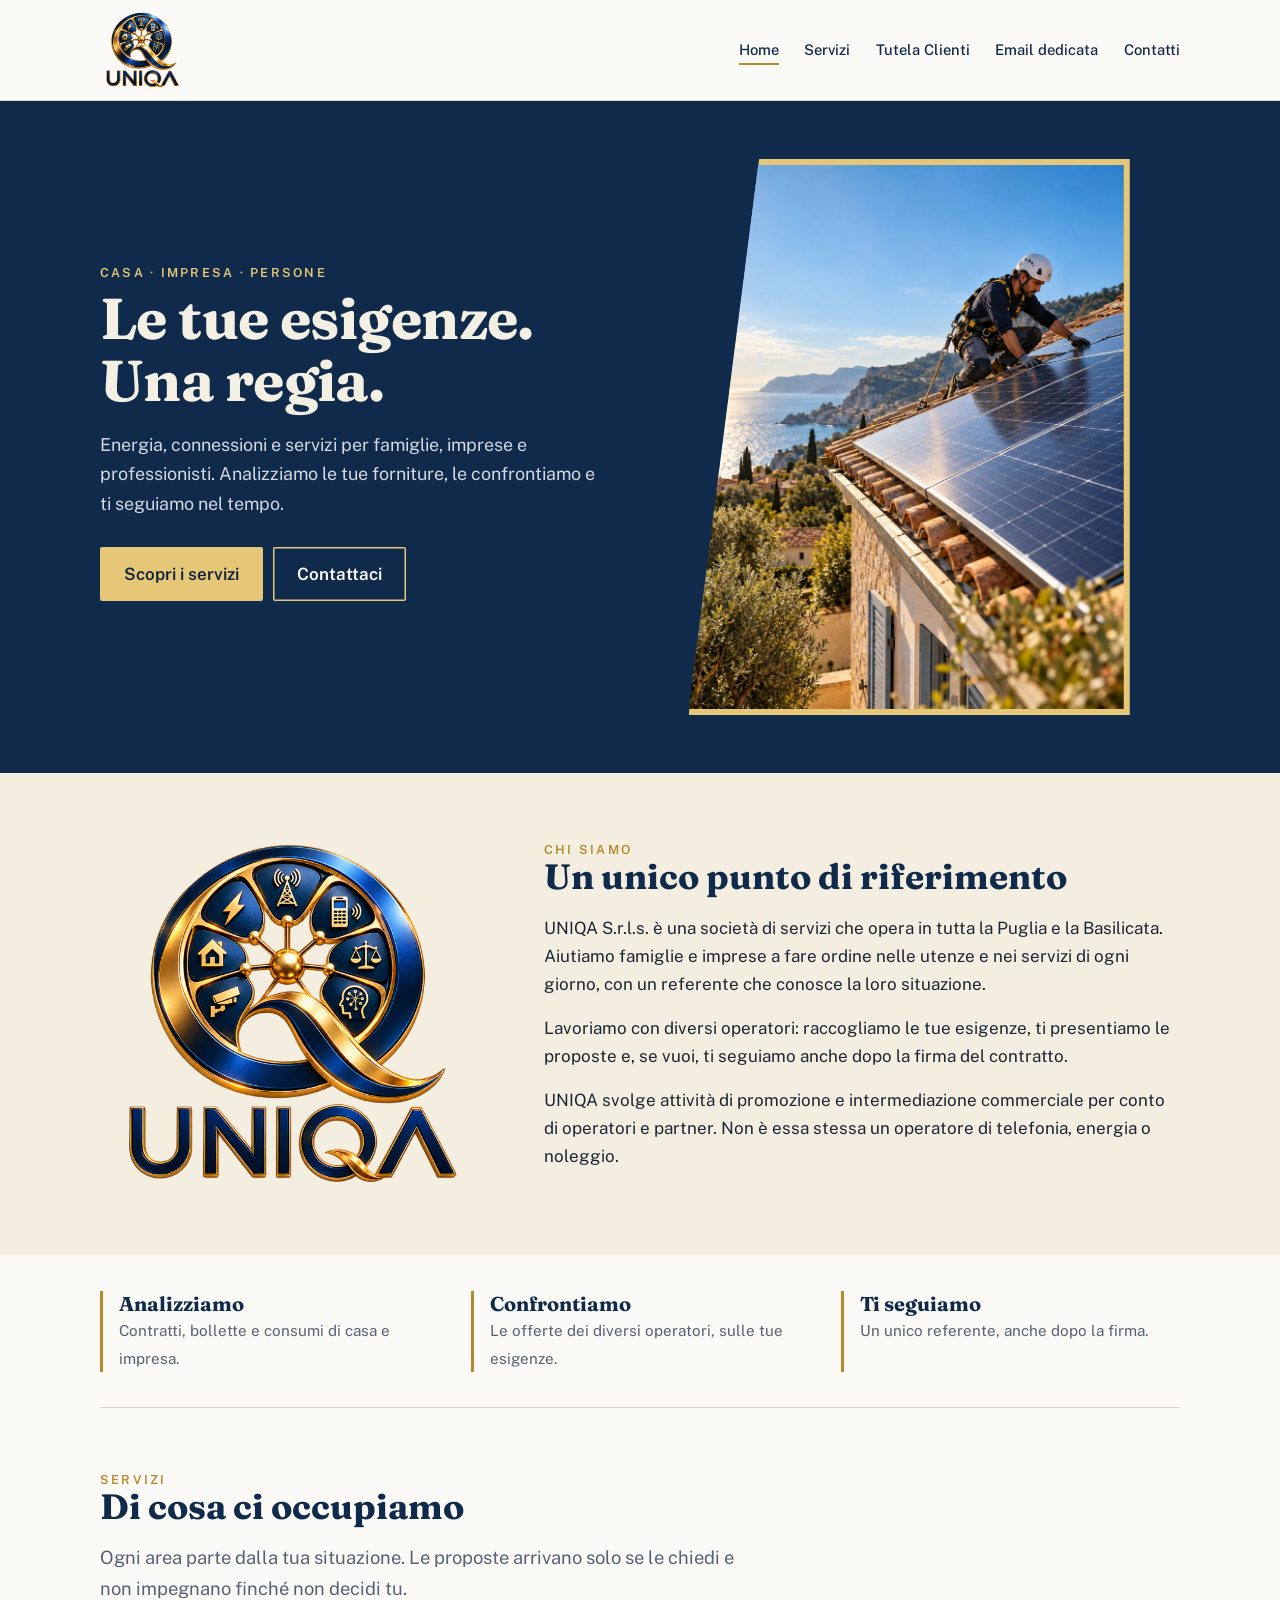
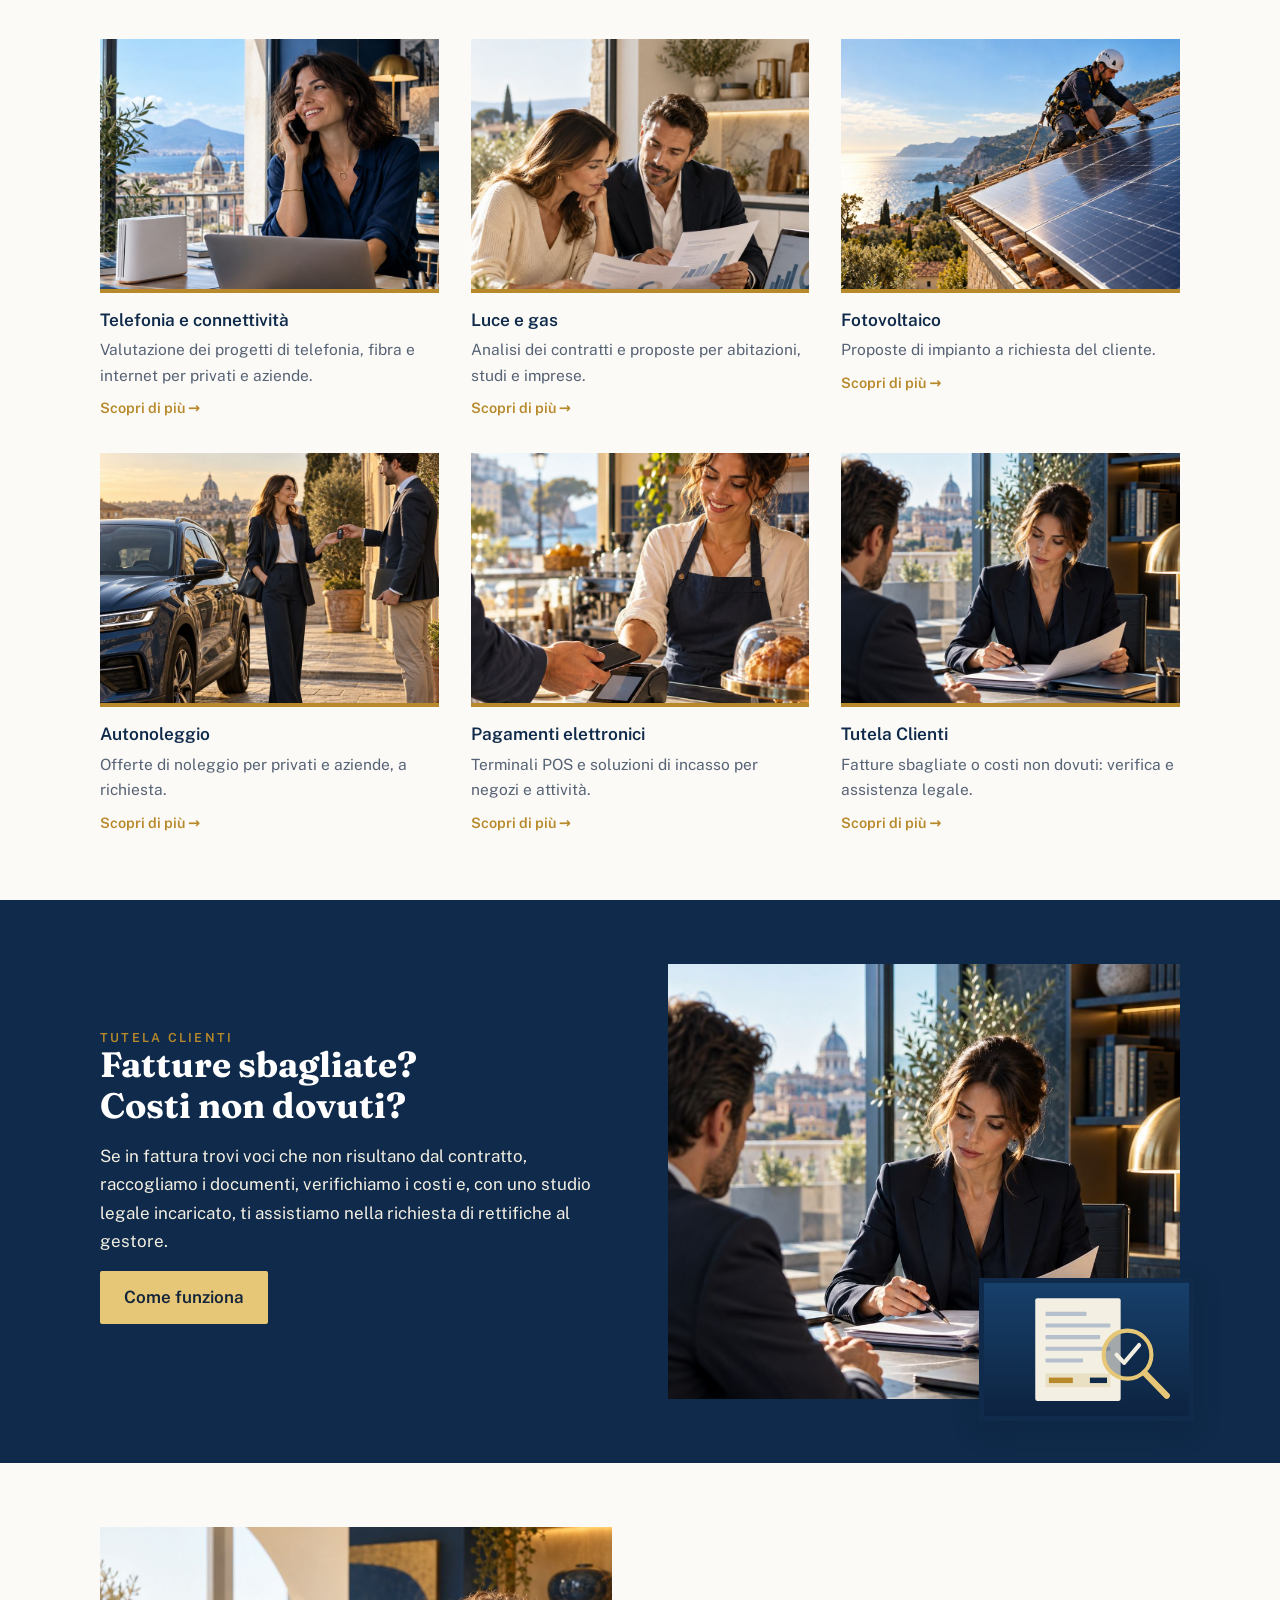
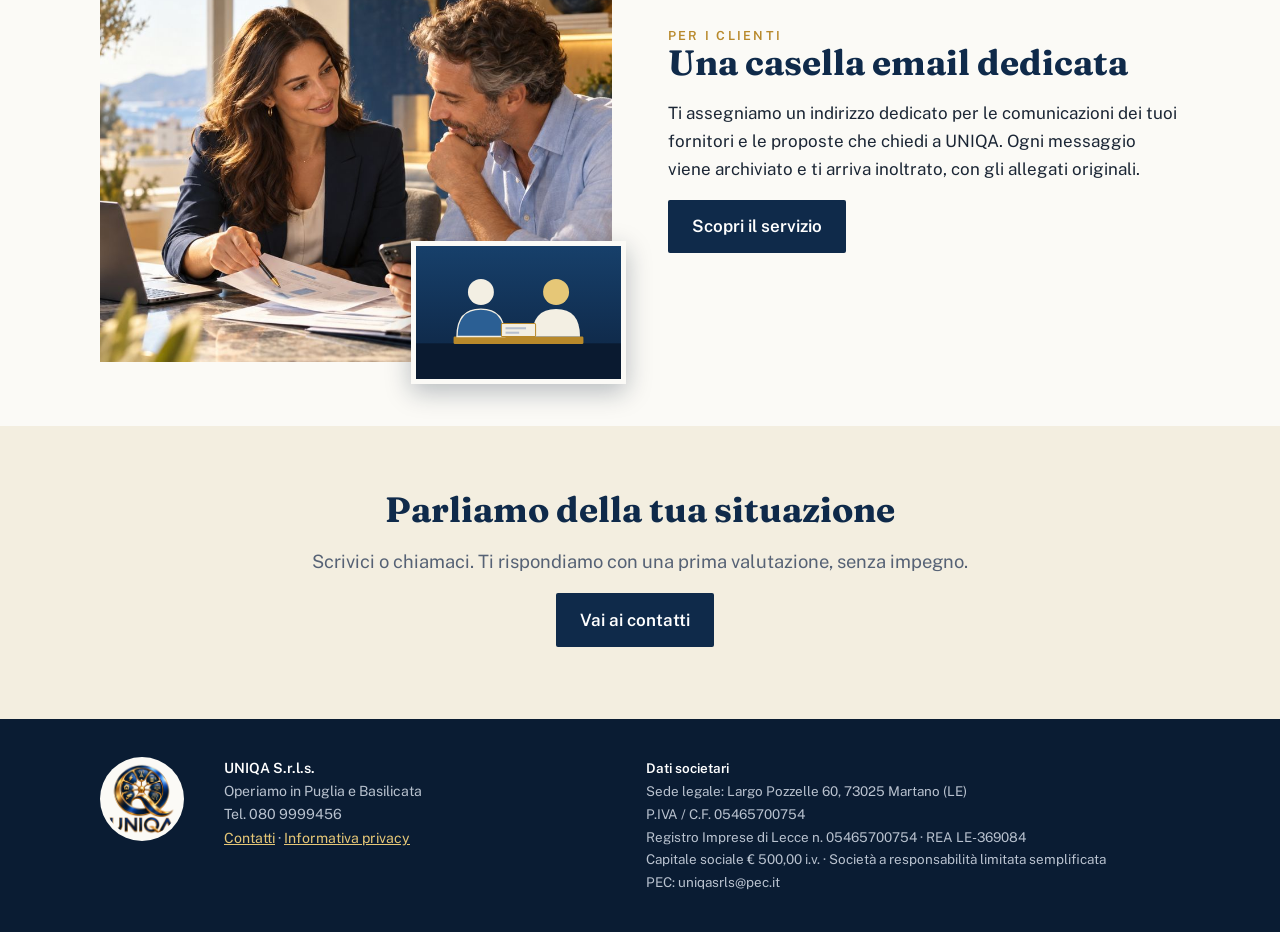
<file: index.html>
<!doctype html><html lang="it"><head><meta charset="utf-8"><meta name="viewport" content="width=device-width,initial-scale=1"><title>UNIQA Servizi</title><link rel="stylesheet" href="style.css"></head><body style="margin:0"><nav class="bar"><div class="wrap"><a class="brand" href="index.html"><img src="img/logo.png" alt="UNIQA"></a><ul><li><a href="index.html" aria-current="page">Home</a></li><li><a href="servizi.html">Servizi</a></li><li><a href="tutela-clienti.html">Tutela Clienti</a></li><li><a href="email-dedicata.html">Email dedicata</a></li><li><a href="contatti.html">Contatti</a></li></ul></div></nav>
<header class="hero"><div class="wrap"><div><div class="eyebrow">Casa · Impresa · Persone</div><h1>Le tue esigenze.<br>Una regia.</h1><p>Energia, connessioni e servizi per famiglie, imprese e professionisti. Analizziamo le tue forniture, le confrontiamo e ti seguiamo nel tempo.</p><a class="btn" href="servizi.html">Scopri i servizi</a><a class="btn ghost" href="contatti.html">Contattaci</a></div><div class="hero-media"><img src="img/solare.jpg" alt="Tecnico al lavoro su un impianto fotovoltaico, con il mare sullo sfondo"></div></div></header>
<main>
<section class="alt bigbrand"><div class="wrap"><div class="brandband"><img src="img/logo.png" alt="Marchio UNIQA"><div><div class="eyebrow">Chi siamo</div><h2>Un unico punto di riferimento</h2><p>UNIQA S.r.l.s. è una società di servizi che opera in tutta la Puglia e la Basilicata. Aiutiamo famiglie e imprese a fare ordine nelle utenze e nei servizi di ogni giorno, con un referente che conosce la loro situazione.</p><p>Lavoriamo con diversi operatori: raccogliamo le tue esigenze, ti presentiamo le proposte e, se vuoi, ti seguiamo anche dopo la firma del contratto.</p><p class="muted">UNIQA svolge attività di promozione e intermediazione commerciale per conto di operatori e partner. Non è essa stessa un operatore di telefonia, energia o noleggio.</p></div></div></div></section>
<div class="wrap"><div class="pillars"><div><b>Analizziamo</b><span>Contratti, bollette e consumi di casa e impresa.</span></div><div><b>Confrontiamo</b><span>Le offerte dei diversi operatori, sulle tue esigenze.</span></div><div><b>Ti seguiamo</b><span>Un unico referente, anche dopo la firma.</span></div></div></div>
<section><div class="wrap"><div class="head"><div class="eyebrow">Servizi</div><h2>Di cosa ci occupiamo</h2><p class="lead">Ogni area parte dalla tua situazione. Le proposte arrivano solo se le chiedi e non impegnano finché non decidi tu.</p></div><div class="cards">
<a class="card" href="servizi.html#telefonia"><div class="pic"><img src="img/telefonia.jpg" alt="Professionista al telefono con portatile e router" style="object-position:50% 30%"></div><h3>Telefonia e connettività</h3><p>Valutazione dei progetti di telefonia, fibra e internet per privati e aziende.</p><span class="go">Scopri di più →</span></a>
<a class="card" href="servizi.html#luce-gas"><div class="pic"><img src="img/energia.jpg" alt="Coppia esamina insieme bollette e grafici" style="object-position:50% 30%"></div><h3>Luce e gas</h3><p>Analisi dei contratti e proposte per abitazioni, studi e imprese.</p><span class="go">Scopri di più →</span></a>
<a class="card" href="servizi.html#fotovoltaico"><div class="pic"><img src="img/solare.jpg" alt="Installazione di pannelli fotovoltaici su un tetto" style="object-position:65% 35%"></div><h3>Fotovoltaico</h3><p>Proposte di impianto a richiesta del cliente.</p><span class="go">Scopri di più →</span></a>
<a class="card" href="servizi.html#autonoleggio"><div class="pic"><img src="img/auto.jpg" alt="Consegna delle chiavi di un’auto a noleggio" style="object-position:50% 55%"></div><h3>Autonoleggio</h3><p>Offerte di noleggio per privati e aziende, a richiesta.</p><span class="go">Scopri di più →</span></a>
<a class="card" href="servizi.html#pos"><div class="pic"><img src="img/pos.jpg" alt="Pagamento contactless con terminale POS in un bar" style="object-position:55% 45%"></div><h3>Pagamenti elettronici</h3><p>Terminali POS e soluzioni di incasso per negozi e attività.</p><span class="go">Scopri di più →</span></a>
<a class="card" href="tutela-clienti.html"><div class="pic"><img src="img/contratto.jpg" alt="Professionista legale esamina un contratto" style="object-position:55% 35%"></div><h3>Tutela Clienti</h3><p>Fatture sbagliate o costi non dovuti: verifica e assistenza legale.</p><span class="go">Scopri di più →</span></a>
</div></div></section>

<section class="navy"><div class="wrap"><div class="split"><div><div class="eyebrow">Tutela Clienti</div><h2>Fatture sbagliate? Costi non dovuti?</h2><p>Se in fattura trovi voci che non risultano dal contratto, raccogliamo i documenti, verifichiamo i costi e, con uno studio legale incaricato, ti assistiamo nella richiesta di rettifiche al gestore.</p><a class="btn" href="tutela-clienti.html">Come funziona</a></div><div class="frame"><img class="main" src="img/contratto.jpg" alt="Professionista legale esamina un contratto" style="object-position:50% 30%"><img class="inset" src="img/tutela.svg" alt="" style="border-color:var(--navy)"></div></div></div></section>
<section><div class="wrap"><div class="split rev"><div><div class="eyebrow">Per i clienti</div><h2>Una casella email dedicata</h2><p>Ti assegniamo un indirizzo dedicato per le comunicazioni dei tuoi fornitori e le proposte che chiedi a UNIQA. Ogni messaggio viene archiviato e ti arriva inoltrato, con gli allegati originali.</p><a class="btn dark" href="email-dedicata.html">Scopri il servizio</a></div><div class="frame"><img class="main" src="img/chiarezza.jpg" alt="Consulente e cliente esaminano un documento insieme" style="object-position:50% 35%"><img class="inset" src="img/consulenza.svg" alt=""></div></div></div></section>
<section class="alt cta"><div class="wrap"><div class="read"><h2>Parliamo della tua situazione</h2><p class="lead">Scrivici o chiamaci. Ti rispondiamo con una prima valutazione, senza impegno.</p><a class="btn dark" href="contatti.html">Vai ai contatti</a></div></div></section>
</main><footer><div class="wrap"><img src="img/logo.png" alt="UNIQA"><div><b>UNIQA S.r.l.s.</b><br>Operiamo in Puglia e Basilicata<br>Tel. 080 9999456<br><a href="contatti.html">Contatti</a> · <a href="privacy.html">Informativa privacy</a></div><div class="legal"><b>Dati societari</b><br>Sede legale: Largo Pozzelle 60, 73025 Martano (LE)<br>P.IVA / C.F. 05465700754<br>Registro Imprese di Lecce n. 05465700754 · REA LE-369084<br>Capitale sociale € 500,00 i.v. · Società a responsabilità limitata semplificata<br>PEC: uniqasrls@pec.it</div></div></footer></body></html>
</file>
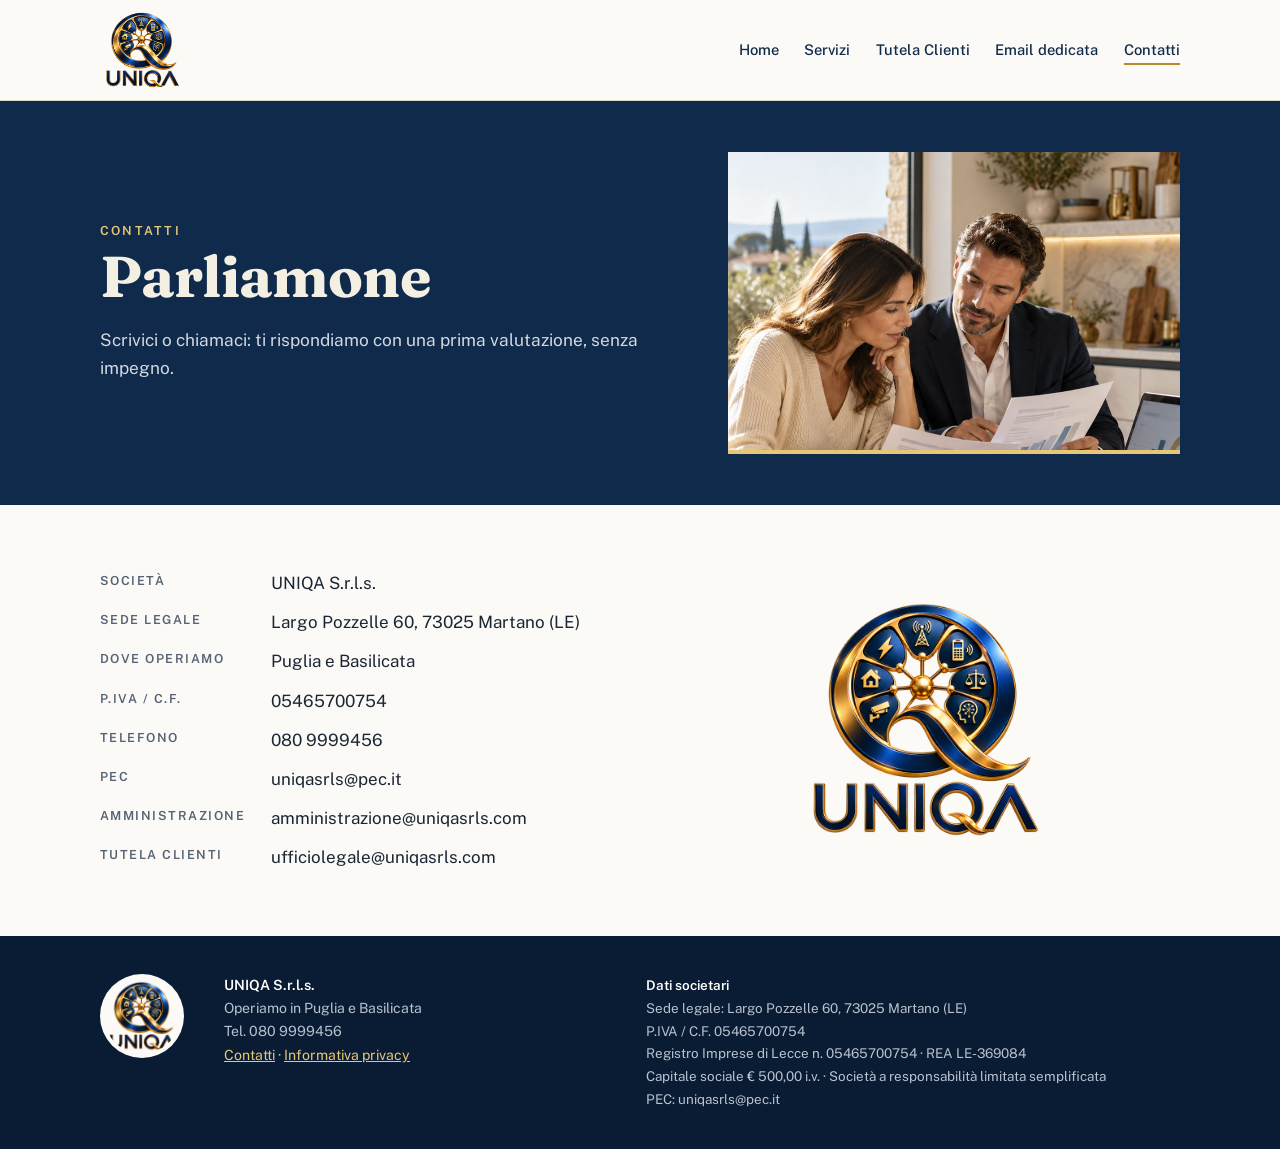
<file: contatti.html>
<!doctype html><html lang="it"><head><meta charset="utf-8"><meta name="viewport" content="width=device-width,initial-scale=1"><title>Contatti UNIQA</title><link rel="stylesheet" href="style.css"></head><body style="margin:0"><nav class="bar"><div class="wrap"><a class="brand" href="index.html"><img src="img/logo.png" alt="UNIQA"></a><ul><li><a href="index.html">Home</a></li><li><a href="servizi.html">Servizi</a></li><li><a href="tutela-clienti.html">Tutela Clienti</a></li><li><a href="email-dedicata.html">Email dedicata</a></li><li><a href="contatti.html" aria-current="page">Contatti</a></li></ul></div></nav>
<header class="ph"><div class="wrap"><div><div class="eyebrow">Contatti</div><h1>Parliamone</h1><p>Scrivici o chiamaci: ti rispondiamo con una prima valutazione, senza impegno.</p></div><img src="img/energia.jpg" alt="Coppia esamina insieme documenti e grafici" style="object-position:50% 30%"></div></header>
<main><section><div class="wrap"><div class="split"><dl><dt>Società</dt><dd>UNIQA S.r.l.s.</dd><dt>Sede legale</dt><dd>Largo Pozzelle 60, 73025 Martano (LE)</dd><dt>Dove operiamo</dt><dd>Puglia e Basilicata</dd><dt>P.IVA / C.F.</dt><dd>05465700754</dd><dt>Telefono</dt><dd>080 9999456</dd><dt>PEC</dt><dd>uniqasrls@pec.it</dd><dt>Amministrazione</dt><dd>amministrazione@uniqasrls.com</dd><dt>Tutela Clienti</dt><dd>ufficiolegale@uniqasrls.com</dd></dl><div class="brandband" style="grid-template-columns:1fr;justify-items:center"><img src="img/logo.png" alt="Marchio UNIQA"></div></div></div></section></main><footer><div class="wrap"><img src="img/logo.png" alt="UNIQA"><div><b>UNIQA S.r.l.s.</b><br>Operiamo in Puglia e Basilicata<br>Tel. 080 9999456<br><a href="contatti.html">Contatti</a> · <a href="privacy.html">Informativa privacy</a></div><div class="legal"><b>Dati societari</b><br>Sede legale: Largo Pozzelle 60, 73025 Martano (LE)<br>P.IVA / C.F. 05465700754<br>Registro Imprese di Lecce n. 05465700754 · REA LE-369084<br>Capitale sociale € 500,00 i.v. · Società a responsabilità limitata semplificata<br>PEC: uniqasrls@pec.it</div></div></footer></body></html>
</file>
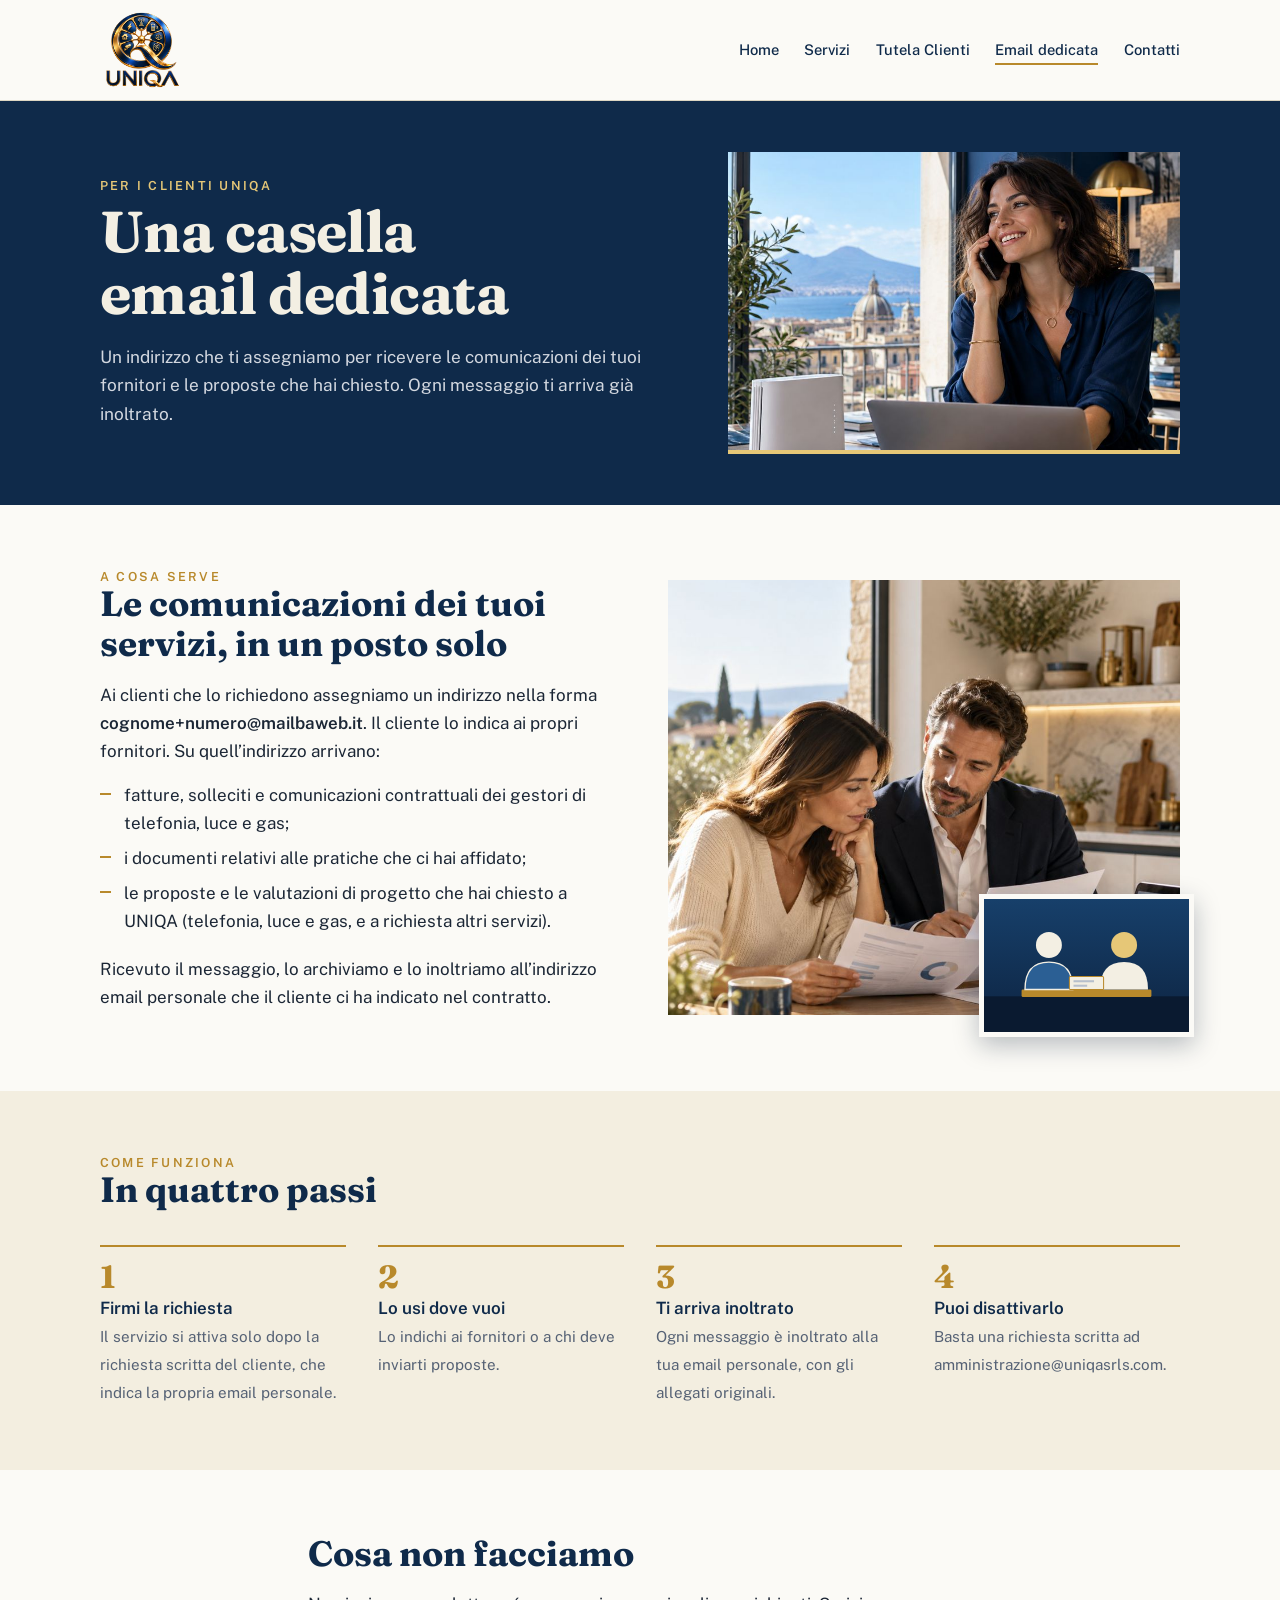
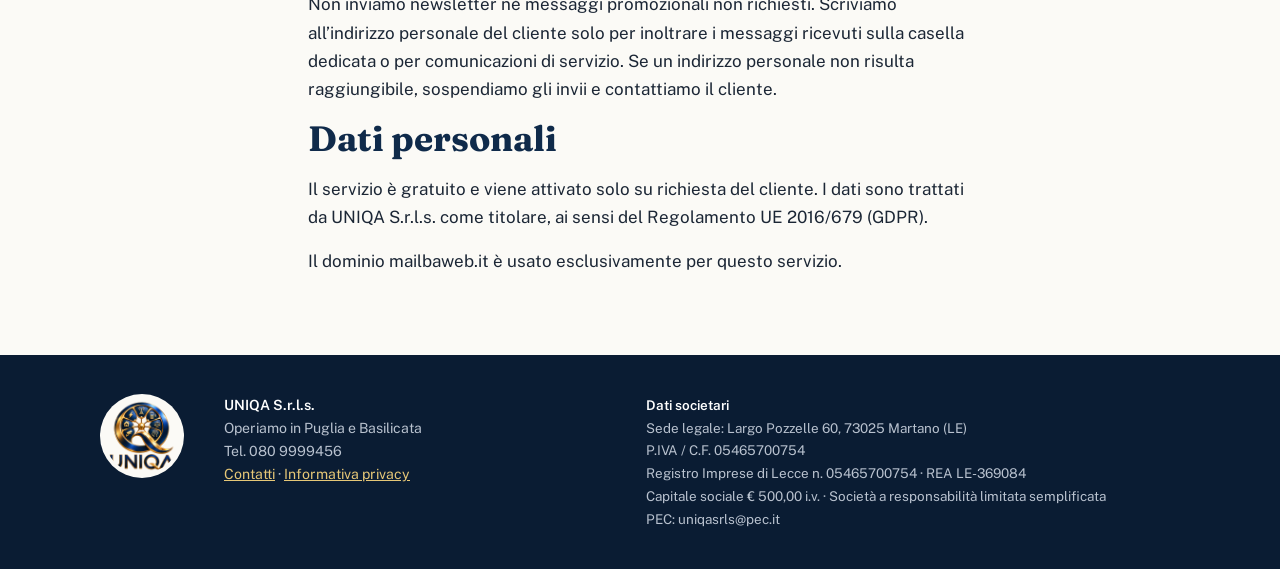
<file: email-dedicata.html>
<!doctype html><html lang="it"><head><meta charset="utf-8"><meta name="viewport" content="width=device-width,initial-scale=1"><title>Email dedicata UNIQA</title><link rel="stylesheet" href="style.css"></head><body style="margin:0"><nav class="bar"><div class="wrap"><a class="brand" href="index.html"><img src="img/logo.png" alt="UNIQA"></a><ul><li><a href="index.html">Home</a></li><li><a href="servizi.html">Servizi</a></li><li><a href="tutela-clienti.html">Tutela Clienti</a></li><li><a href="email-dedicata.html" aria-current="page">Email dedicata</a></li><li><a href="contatti.html">Contatti</a></li></ul></div></nav>
<header class="ph"><div class="wrap"><div><div class="eyebrow">Per i clienti UNIQA</div><h1>Una casella email dedicata</h1><p>Un indirizzo che ti assegniamo per ricevere le comunicazioni dei tuoi fornitori e le proposte che hai chiesto. Ogni messaggio ti arriva già inoltrato.</p></div><img src="img/telefonia.jpg" alt="Professionista al telefono con portatile e router" style="object-position:50% 30%"></div></header>
<main>
<section><div class="wrap"><div class="split"><div><div class="eyebrow">A cosa serve</div><h2>Le comunicazioni dei tuoi servizi, in un posto solo</h2><p>Ai clienti che lo richiedono assegniamo un indirizzo nella forma <b>cognome+numero@mailbaweb.it</b>. Il cliente lo indica ai propri fornitori. Su quell’indirizzo arrivano:</p><ul class="list"><li>fatture, solleciti e comunicazioni contrattuali dei gestori di telefonia, luce e gas;</li><li>i documenti relativi alle pratiche che ci hai affidato;</li><li>le proposte e le valutazioni di progetto che hai chiesto a UNIQA (telefonia, luce e gas, e a richiesta altri servizi).</li></ul><p>Ricevuto il messaggio, lo archiviamo e lo inoltriamo all’indirizzo email personale che il cliente ci ha indicato nel contratto.</p></div><div class="frame"><img class="main" src="img/energia.jpg" alt="Coppia esamina insieme documenti e grafici" style="object-position:50% 30%"><img class="inset" src="img/consulenza.svg" alt=""></div></div></div></section>
<section class="alt"><div class="wrap"><div class="head"><div class="eyebrow">Come funziona</div><h2>In quattro passi</h2></div><ol class="steps"><li><b>Firmi la richiesta</b><span>Il servizio si attiva solo dopo la richiesta scritta del cliente, che indica la propria email personale.</span></li><li><b>Lo usi dove vuoi</b><span>Lo indichi ai fornitori o a chi deve inviarti proposte.</span></li><li><b>Ti arriva inoltrato</b><span>Ogni messaggio è inoltrato alla tua email personale, con gli allegati originali.</span></li><li><b>Puoi disattivarlo</b><span>Basta una richiesta scritta ad amministrazione@uniqasrls.com.</span></li></ol></div></section>
<section><div class="wrap read"><h2>Cosa non facciamo</h2><p>Non inviamo newsletter né messaggi promozionali non richiesti. Scriviamo all’indirizzo personale del cliente solo per inoltrare i messaggi ricevuti sulla casella dedicata o per comunicazioni di servizio. Se un indirizzo personale non risulta raggiungibile, sospendiamo gli invii e contattiamo il cliente.</p><h2>Dati personali</h2><p>Il servizio è gratuito e viene attivato solo su richiesta del cliente. I dati sono trattati da UNIQA S.r.l.s. come titolare, ai sensi del Regolamento UE 2016/679 (GDPR).</p><p>Il dominio mailbaweb.it è usato esclusivamente per questo servizio.</p></div></section>
</main><footer><div class="wrap"><img src="img/logo.png" alt="UNIQA"><div><b>UNIQA S.r.l.s.</b><br>Operiamo in Puglia e Basilicata<br>Tel. 080 9999456<br><a href="contatti.html">Contatti</a> · <a href="privacy.html">Informativa privacy</a></div><div class="legal"><b>Dati societari</b><br>Sede legale: Largo Pozzelle 60, 73025 Martano (LE)<br>P.IVA / C.F. 05465700754<br>Registro Imprese di Lecce n. 05465700754 · REA LE-369084<br>Capitale sociale € 500,00 i.v. · Società a responsabilità limitata semplificata<br>PEC: uniqasrls@pec.it</div></div></footer></body></html>
</file>
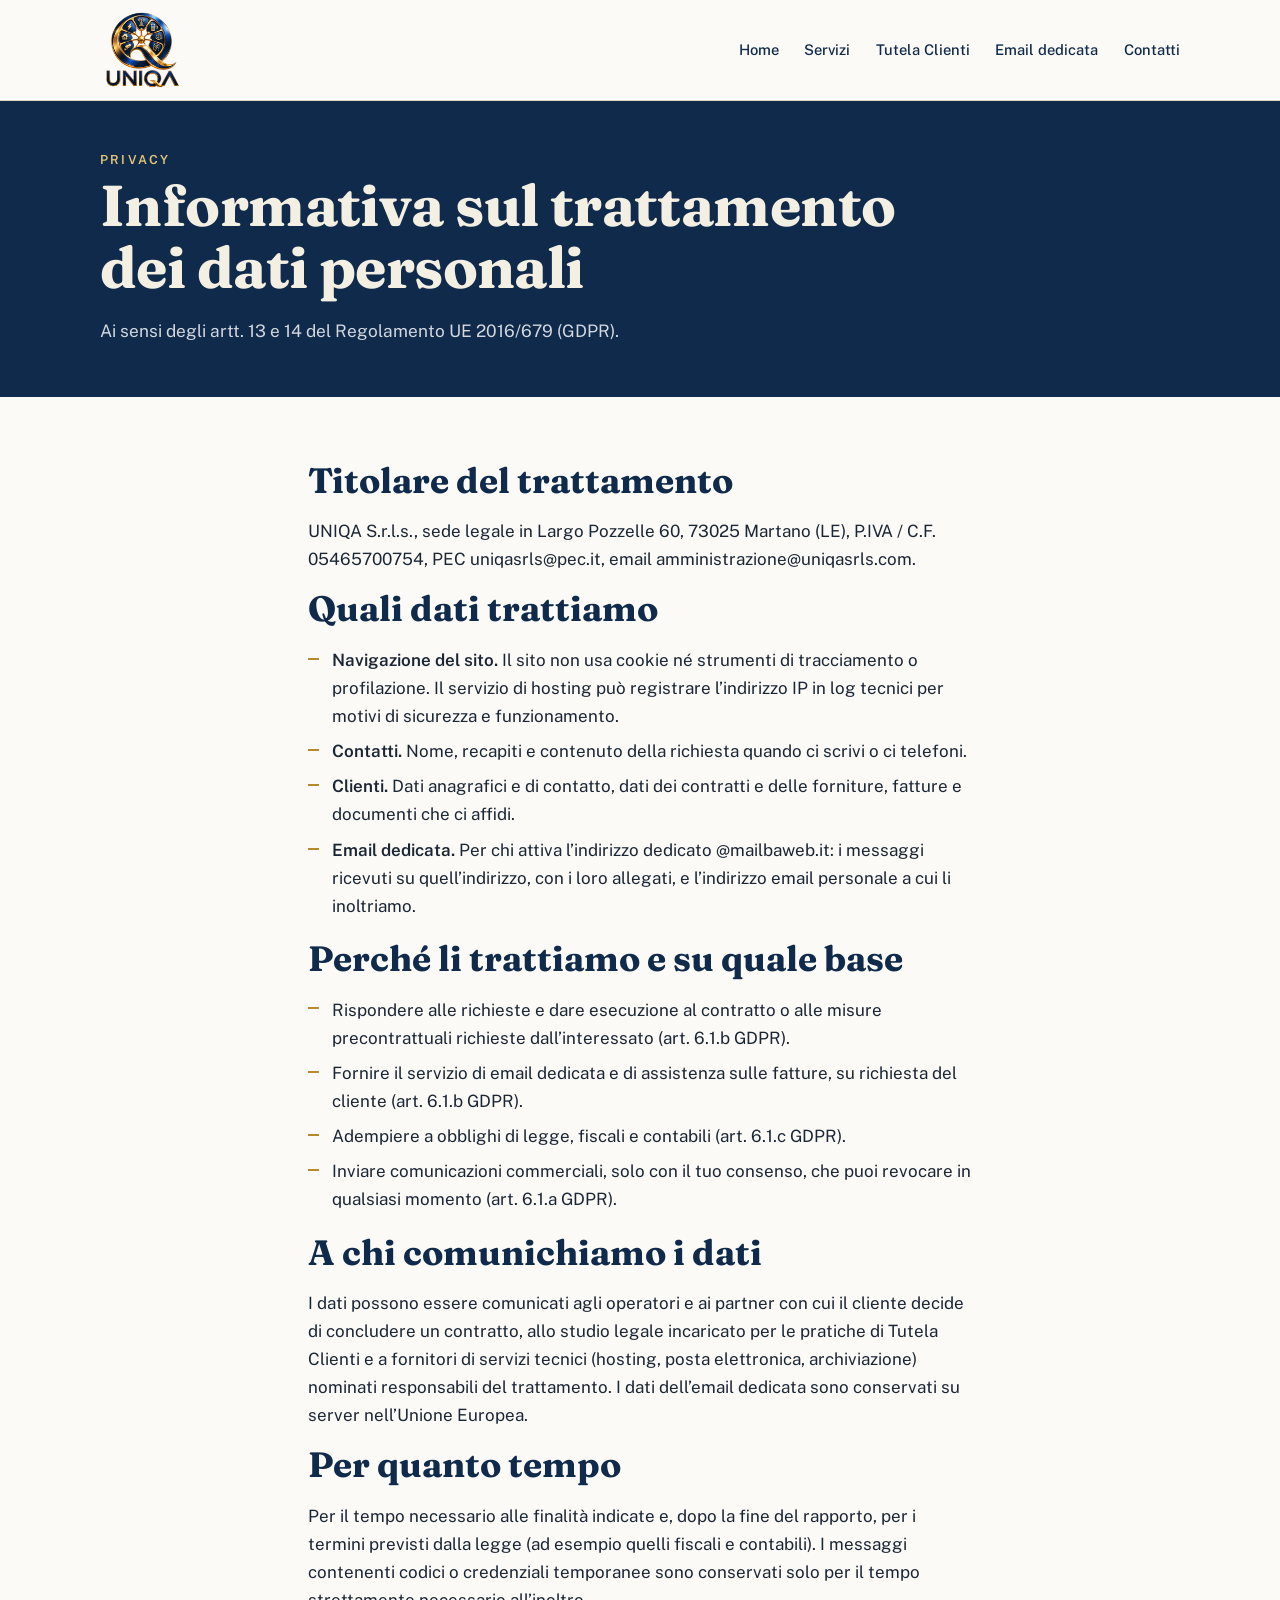
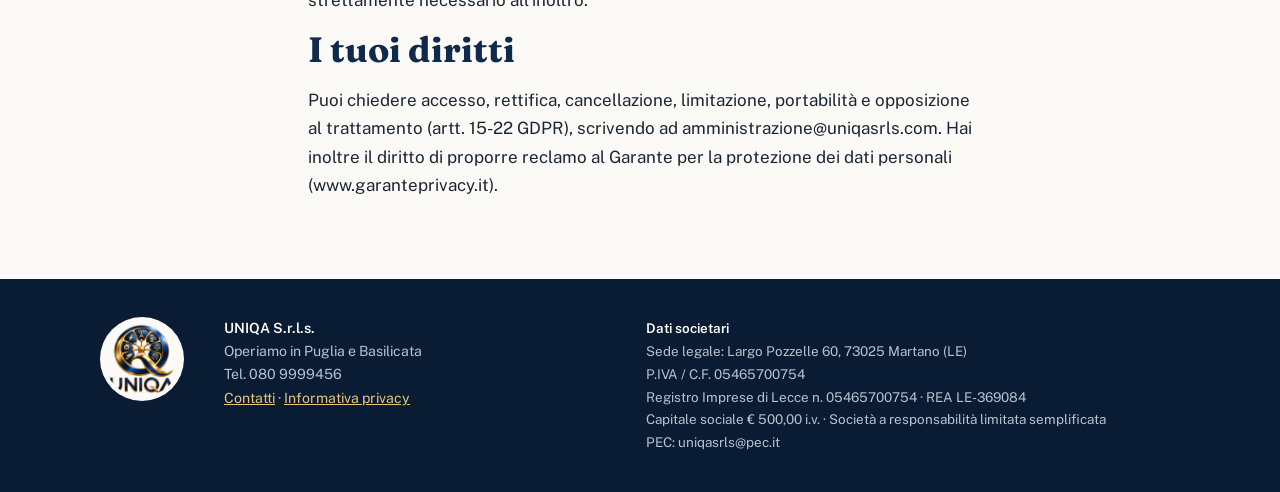
<file: privacy.html>
<!doctype html><html lang="it"><head><meta charset="utf-8"><meta name="viewport" content="width=device-width,initial-scale=1"><title>Informativa privacy UNIQA</title><link rel="stylesheet" href="style.css"></head><body style="margin:0"><nav class="bar"><div class="wrap"><a class="brand" href="index.html"><img src="img/logo.png" alt="UNIQA"></a><ul><li><a href="index.html">Home</a></li><li><a href="servizi.html">Servizi</a></li><li><a href="tutela-clienti.html">Tutela Clienti</a></li><li><a href="email-dedicata.html">Email dedicata</a></li><li><a href="contatti.html">Contatti</a></li></ul></div></nav>
<header class="ph solo"><div class="wrap"><div><div class="eyebrow">Privacy</div><h1>Informativa sul trattamento dei dati personali</h1><p>Ai sensi degli artt. 13 e 14 del Regolamento UE 2016/679 (GDPR).</p></div></div></header>
<main><section><div class="wrap read">
<h2>Titolare del trattamento</h2><p>UNIQA S.r.l.s., sede legale in Largo Pozzelle 60, 73025 Martano (LE), P.IVA / C.F. 05465700754, PEC uniqasrls@pec.it, email amministrazione@uniqasrls.com.</p>
<h2>Quali dati trattiamo</h2>
<ul class="list"><li><b>Navigazione del sito.</b> Il sito non usa cookie né strumenti di tracciamento o profilazione. Il servizio di hosting può registrare l’indirizzo IP in log tecnici per motivi di sicurezza e funzionamento.</li><li><b>Contatti.</b> Nome, recapiti e contenuto della richiesta quando ci scrivi o ci telefoni.</li><li><b>Clienti.</b> Dati anagrafici e di contatto, dati dei contratti e delle forniture, fatture e documenti che ci affidi.</li><li><b>Email dedicata.</b> Per chi attiva l’indirizzo dedicato @mailbaweb.it: i messaggi ricevuti su quell’indirizzo, con i loro allegati, e l’indirizzo email personale a cui li inoltriamo.</li></ul>
<h2>Perché li trattiamo e su quale base</h2>
<ul class="list"><li>Rispondere alle richieste e dare esecuzione al contratto o alle misure precontrattuali richieste dall’interessato (art. 6.1.b GDPR).</li><li>Fornire il servizio di email dedicata e di assistenza sulle fatture, su richiesta del cliente (art. 6.1.b GDPR).</li><li>Adempiere a obblighi di legge, fiscali e contabili (art. 6.1.c GDPR).</li><li>Inviare comunicazioni commerciali, solo con il tuo consenso, che puoi revocare in qualsiasi momento (art. 6.1.a GDPR).</li></ul>
<h2>A chi comunichiamo i dati</h2><p>I dati possono essere comunicati agli operatori e ai partner con cui il cliente decide di concludere un contratto, allo studio legale incaricato per le pratiche di Tutela Clienti e a fornitori di servizi tecnici (hosting, posta elettronica, archiviazione) nominati responsabili del trattamento. I dati dell’email dedicata sono conservati su server nell’Unione Europea.</p>
<h2>Per quanto tempo</h2><p>Per il tempo necessario alle finalità indicate e, dopo la fine del rapporto, per i termini previsti dalla legge (ad esempio quelli fiscali e contabili). I messaggi contenenti codici o credenziali temporanee sono conservati solo per il tempo strettamente necessario all’inoltro.</p>
<h2>I tuoi diritti</h2><p>Puoi chiedere accesso, rettifica, cancellazione, limitazione, portabilità e opposizione al trattamento (artt. 15-22 GDPR), scrivendo ad amministrazione@uniqasrls.com. Hai inoltre il diritto di proporre reclamo al Garante per la protezione dei dati personali (www.garanteprivacy.it).</p>
</div></section></main><footer><div class="wrap"><img src="img/logo.png" alt="UNIQA"><div><b>UNIQA S.r.l.s.</b><br>Operiamo in Puglia e Basilicata<br>Tel. 080 9999456<br><a href="contatti.html">Contatti</a> · <a href="privacy.html">Informativa privacy</a></div><div class="legal"><b>Dati societari</b><br>Sede legale: Largo Pozzelle 60, 73025 Martano (LE)<br>P.IVA / C.F. 05465700754<br>Registro Imprese di Lecce n. 05465700754 · REA LE-369084<br>Capitale sociale € 500,00 i.v. · Società a responsabilità limitata semplificata<br>PEC: uniqasrls@pec.it</div></div></footer></body></html>
</file>
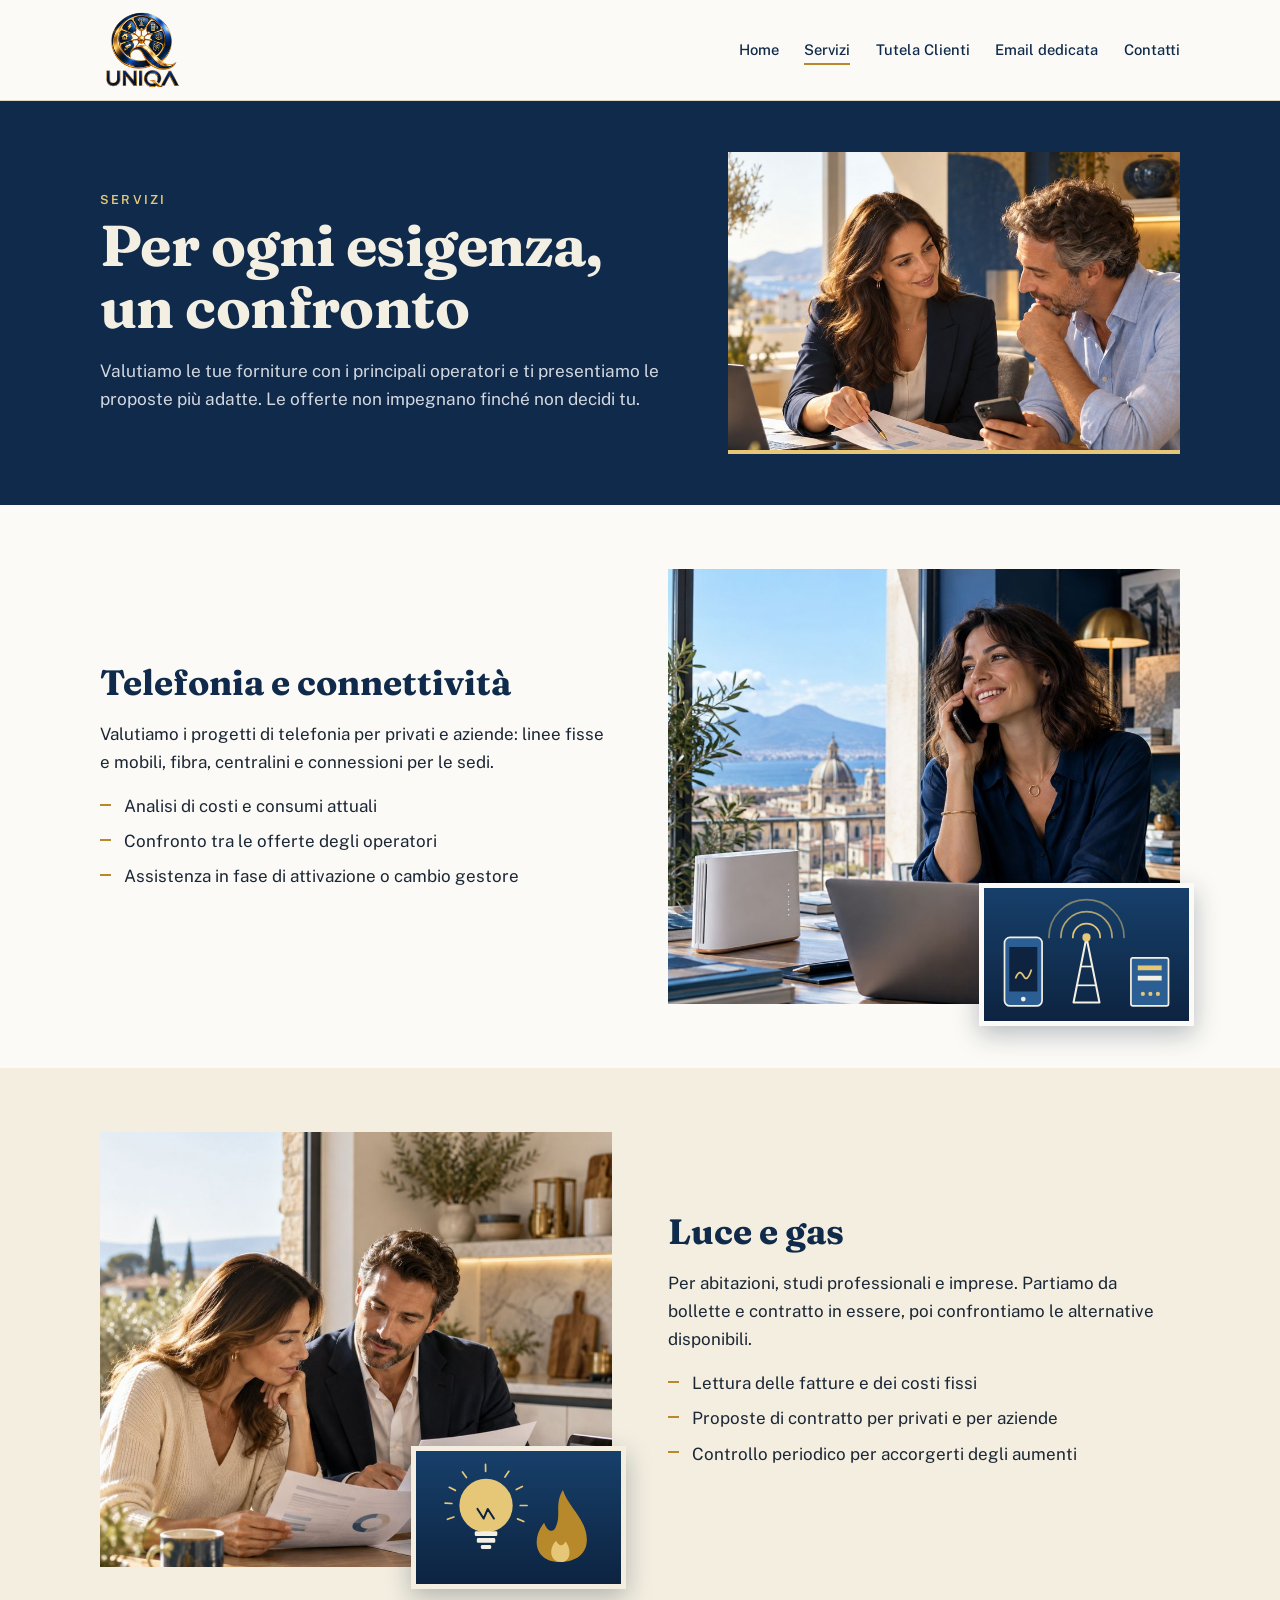
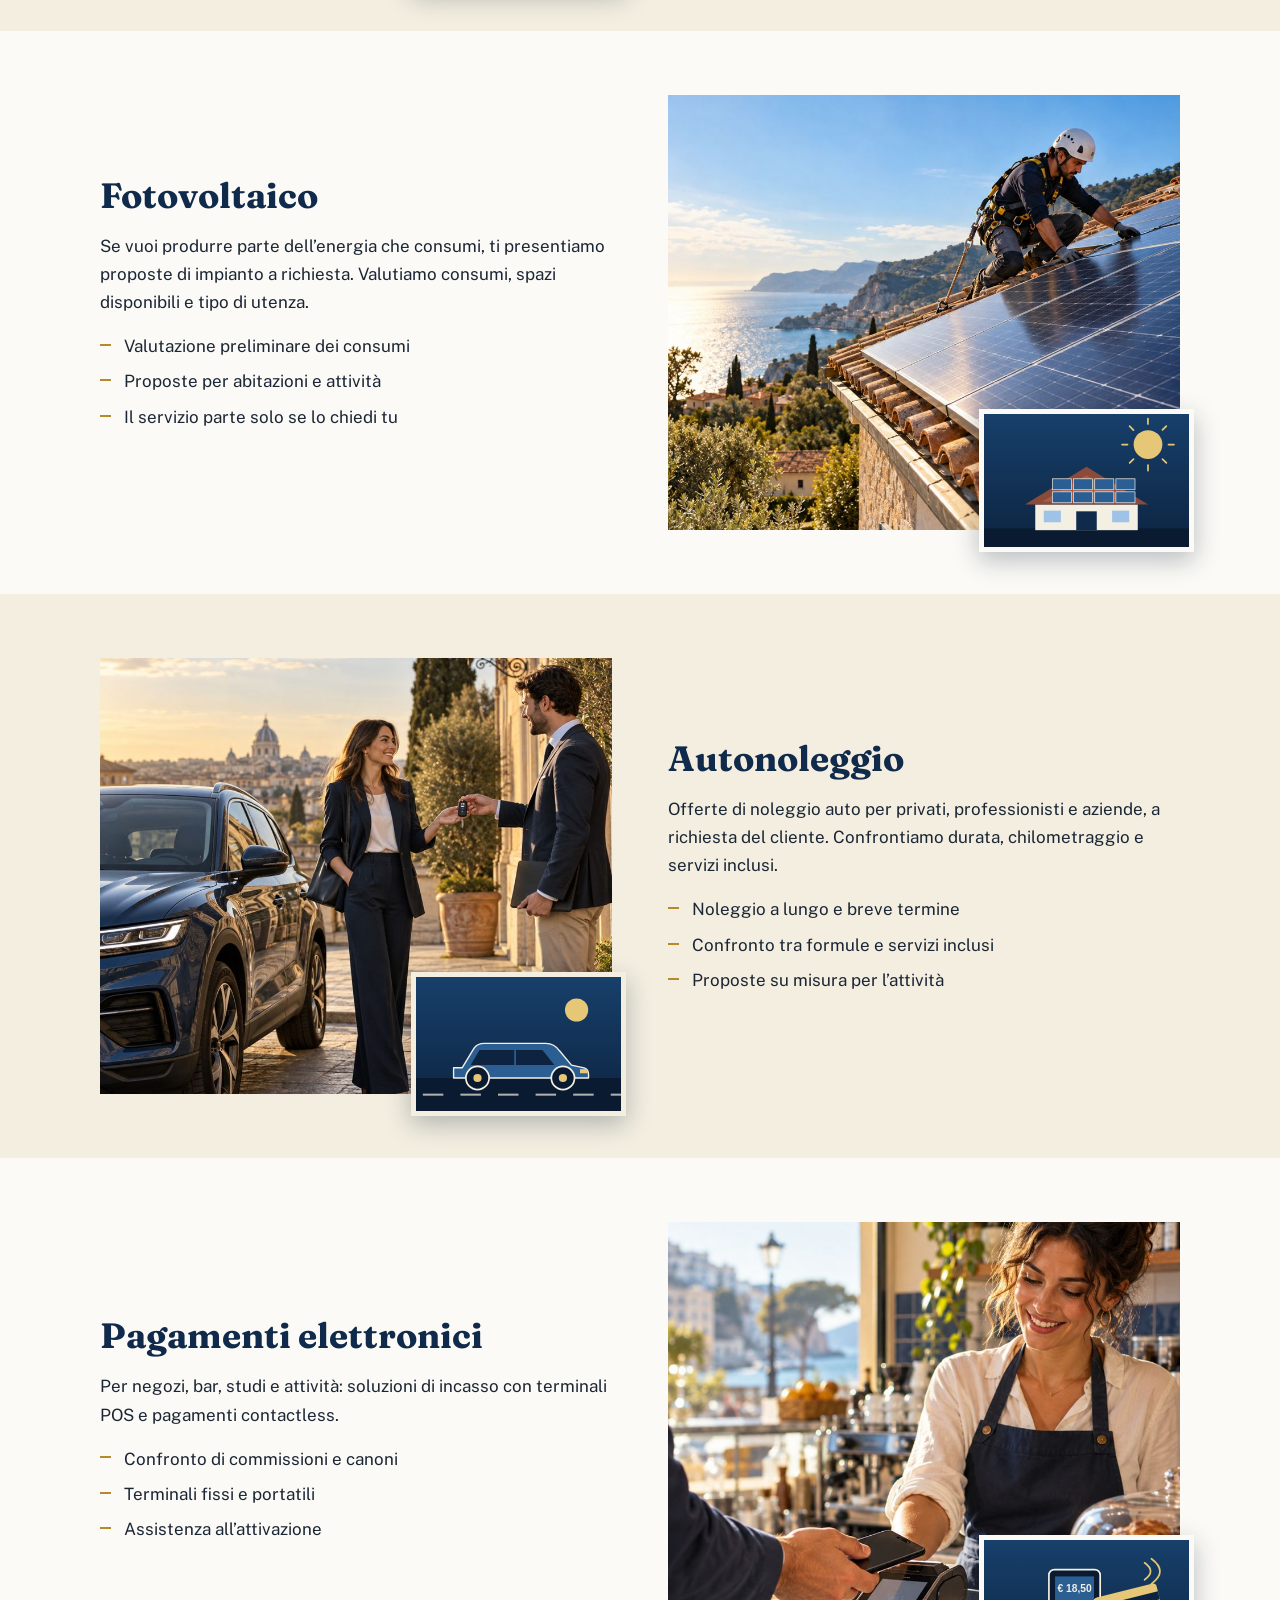
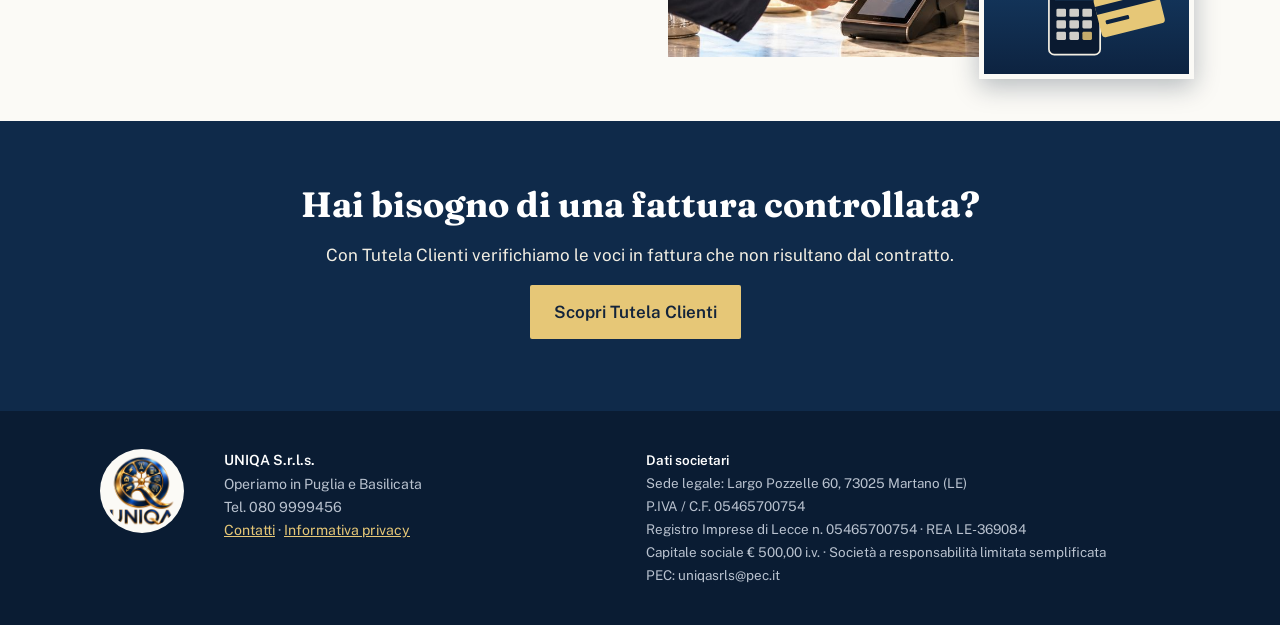
<file: servizi.html>
<!doctype html><html lang="it"><head><meta charset="utf-8"><meta name="viewport" content="width=device-width,initial-scale=1"><title>Servizi UNIQA</title><link rel="stylesheet" href="style.css"></head><body style="margin:0"><nav class="bar"><div class="wrap"><a class="brand" href="index.html"><img src="img/logo.png" alt="UNIQA"></a><ul><li><a href="index.html">Home</a></li><li><a href="servizi.html" aria-current="page">Servizi</a></li><li><a href="tutela-clienti.html">Tutela Clienti</a></li><li><a href="email-dedicata.html">Email dedicata</a></li><li><a href="contatti.html">Contatti</a></li></ul></div></nav>
<header class="ph"><div class="wrap"><div><div class="eyebrow">Servizi</div><h1>Per ogni esigenza, un confronto</h1><p>Valutiamo le tue forniture con i principali operatori e ti presentiamo le proposte più adatte. Le offerte non impegnano finché non decidi tu.</p></div><img src="img/chiarezza.jpg" alt="Consulente e cliente esaminano un documento" style="object-position:50% 35%"></div></header>
<main>
<section id="telefonia"><div class="wrap"><div class="split"><div><h2>Telefonia e connettività</h2><p>Valutiamo i progetti di telefonia per privati e aziende: linee fisse e mobili, fibra, centralini e connessioni per le sedi.</p><ul class="list"><li>Analisi di costi e consumi attuali</li><li>Confronto tra le offerte degli operatori</li><li>Assistenza in fase di attivazione o cambio gestore</li></ul></div><div class="frame"><img class="main" src="img/telefonia.jpg" alt="Professionista al telefono con portatile e router" style="object-position:50% 30%"><img class="inset" src="img/telefonia.svg" alt=""></div></div></div></section>
<section id="luce-gas" class="alt"><div class="wrap"><div class="split rev"><div><h2>Luce e gas</h2><p>Per abitazioni, studi professionali e imprese. Partiamo da bollette e contratto in essere, poi confrontiamo le alternative disponibili.</p><ul class="list"><li>Lettura delle fatture e dei costi fissi</li><li>Proposte di contratto per privati e per aziende</li><li>Controllo periodico per accorgerti degli aumenti</li></ul></div><div class="frame"><img class="main" src="img/energia.jpg" alt="Coppia esamina insieme bollette e grafici" style="object-position:50% 30%"><img class="inset" src="img/luce-gas.svg" alt=""></div></div></div></section>
<section id="fotovoltaico"><div class="wrap"><div class="split"><div><h2>Fotovoltaico</h2><p>Se vuoi produrre parte dell’energia che consumi, ti presentiamo proposte di impianto a richiesta. Valutiamo consumi, spazi disponibili e tipo di utenza.</p><ul class="list"><li>Valutazione preliminare dei consumi</li><li>Proposte per abitazioni e attività</li><li>Il servizio parte solo se lo chiedi tu</li></ul></div><div class="frame"><img class="main" src="img/solare.jpg" alt="Installazione di pannelli fotovoltaici su un tetto" style="object-position:65% 35%"><img class="inset" src="img/fotovoltaico.svg" alt=""></div></div></div></section>
<section id="autonoleggio" class="alt"><div class="wrap"><div class="split rev"><div><h2>Autonoleggio</h2><p>Offerte di noleggio auto per privati, professionisti e aziende, a richiesta del cliente. Confrontiamo durata, chilometraggio e servizi inclusi.</p><ul class="list"><li>Noleggio a lungo e breve termine</li><li>Confronto tra formule e servizi inclusi</li><li>Proposte su misura per l’attività</li></ul></div><div class="frame"><img class="main" src="img/auto.jpg" alt="Consegna delle chiavi di un’auto" style="object-position:50% 55%"><img class="inset" src="img/autonoleggio.svg" alt=""></div></div></div></section>
<section id="pos"><div class="wrap"><div class="split"><div><h2>Pagamenti elettronici</h2><p>Per negozi, bar, studi e attività: soluzioni di incasso con terminali POS e pagamenti contactless.</p><ul class="list"><li>Confronto di commissioni e canoni</li><li>Terminali fissi e portatili</li><li>Assistenza all’attivazione</li></ul></div><div class="frame"><img class="main" src="img/pos.jpg" alt="Pagamento contactless con terminale POS" style="object-position:55% 45%"><img class="inset" src="img/pos.svg" alt=""></div></div></div></section>
<section class="navy cta"><div class="wrap"><div class="read"><h2>Hai bisogno di una fattura controllata?</h2><p>Con Tutela Clienti verifichiamo le voci in fattura che non risultano dal contratto.</p><a class="btn" href="tutela-clienti.html">Scopri Tutela Clienti</a></div></div></section>
</main><footer><div class="wrap"><img src="img/logo.png" alt="UNIQA"><div><b>UNIQA S.r.l.s.</b><br>Operiamo in Puglia e Basilicata<br>Tel. 080 9999456<br><a href="contatti.html">Contatti</a> · <a href="privacy.html">Informativa privacy</a></div><div class="legal"><b>Dati societari</b><br>Sede legale: Largo Pozzelle 60, 73025 Martano (LE)<br>P.IVA / C.F. 05465700754<br>Registro Imprese di Lecce n. 05465700754 · REA LE-369084<br>Capitale sociale € 500,00 i.v. · Società a responsabilità limitata semplificata<br>PEC: uniqasrls@pec.it</div></div></footer></body></html>
</file>
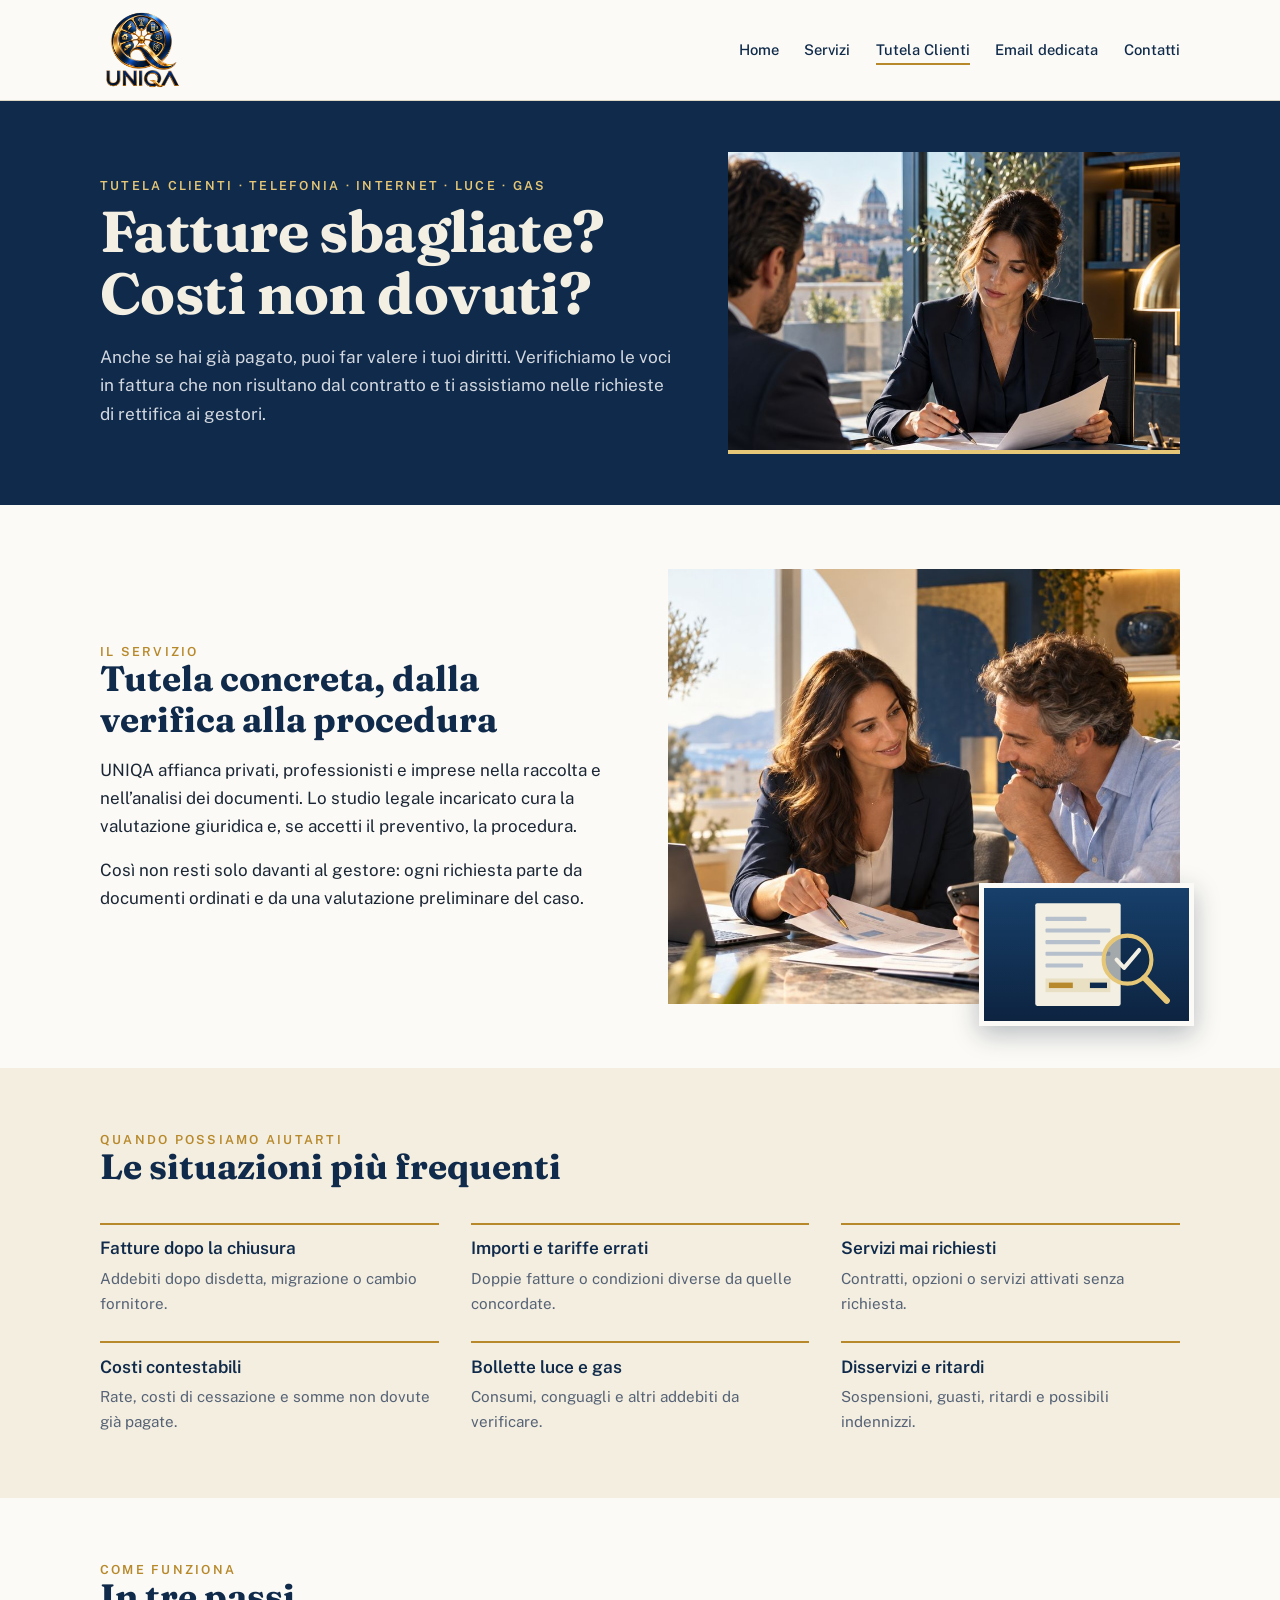
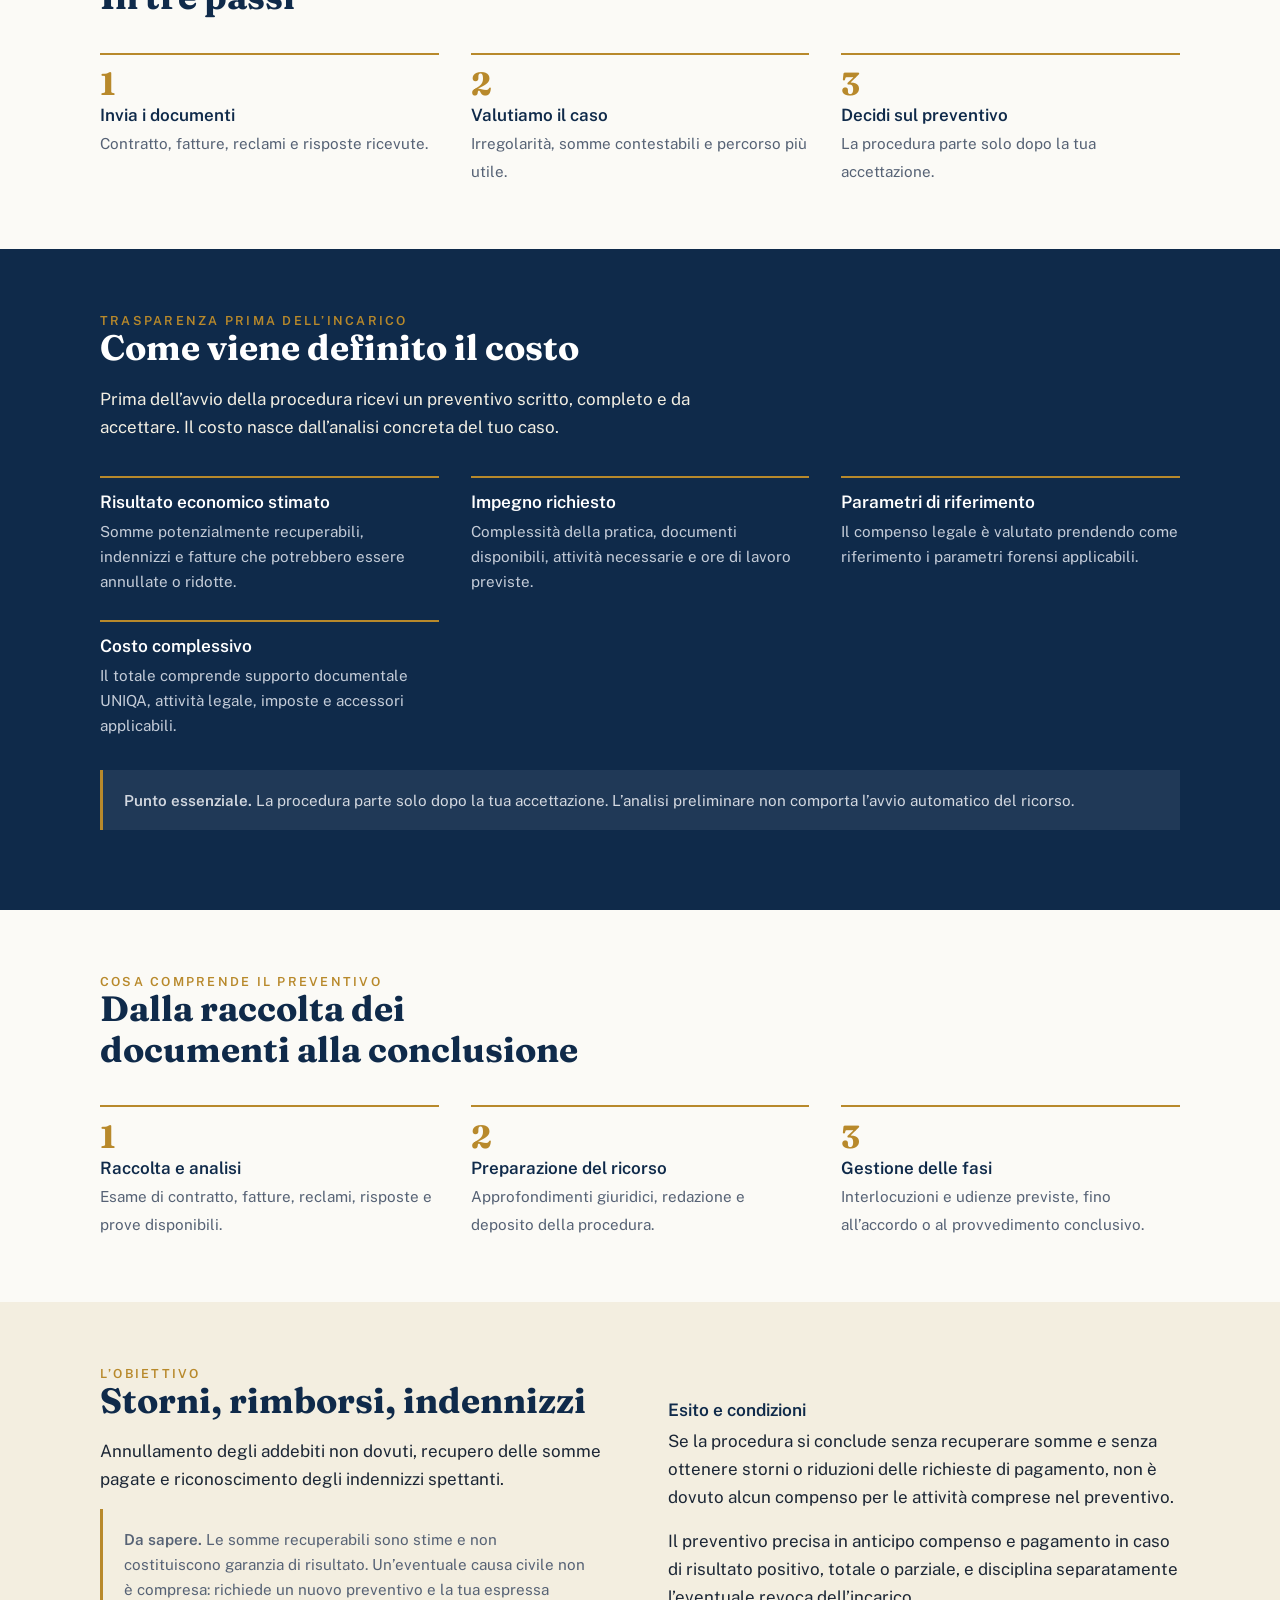
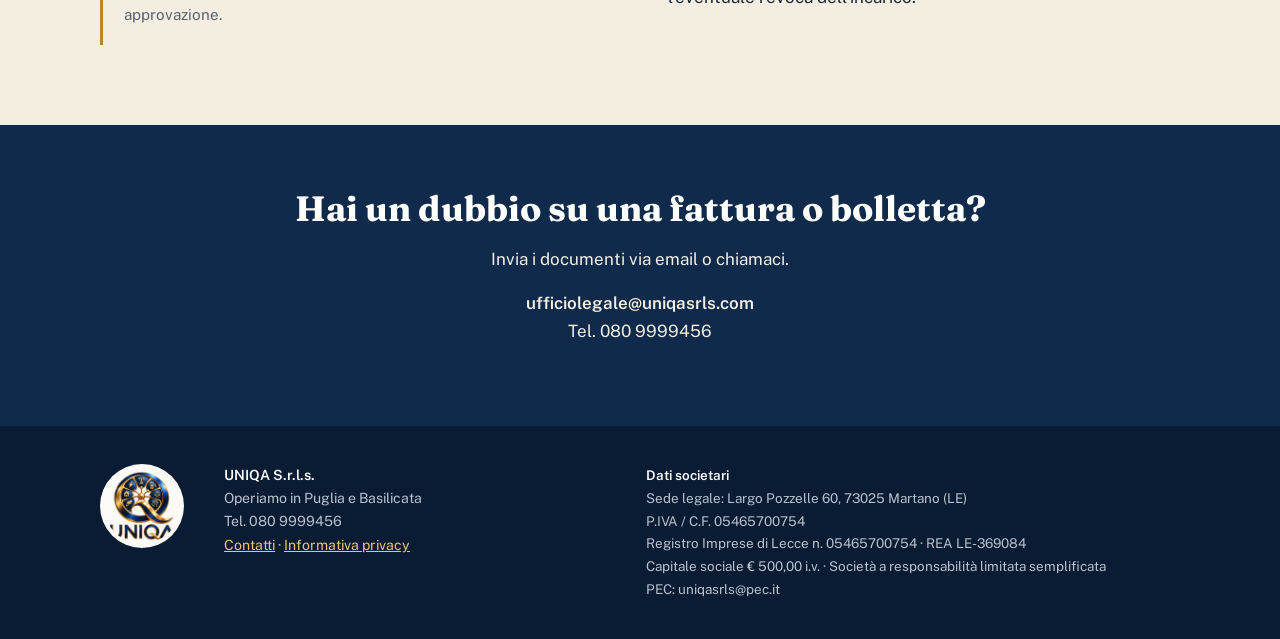
<file: tutela-clienti.html>
<!doctype html><html lang="it"><head><meta charset="utf-8"><meta name="viewport" content="width=device-width,initial-scale=1"><title>Tutela Clienti UNIQA</title><link rel="stylesheet" href="style.css"></head><body style="margin:0"><nav class="bar"><div class="wrap"><a class="brand" href="index.html"><img src="img/logo.png" alt="UNIQA"></a><ul><li><a href="index.html">Home</a></li><li><a href="servizi.html">Servizi</a></li><li><a href="tutela-clienti.html" aria-current="page">Tutela Clienti</a></li><li><a href="email-dedicata.html">Email dedicata</a></li><li><a href="contatti.html">Contatti</a></li></ul></div></nav>
<header class="ph"><div class="wrap"><div><div class="eyebrow">Tutela Clienti · Telefonia · Internet · Luce · Gas</div><h1>Fatture sbagliate?<br>Costi non dovuti?</h1><p>Anche se hai già pagato, puoi far valere i tuoi diritti. Verifichiamo le voci in fattura che non risultano dal contratto e ti assistiamo nelle richieste di rettifica ai gestori.</p></div><img src="img/contratto.jpg" alt="Professionista legale esamina un contratto" style="object-position:50% 30%"></div></header>
<main>
<section><div class="wrap"><div class="split"><div><div class="eyebrow">Il servizio</div><h2>Tutela concreta, dalla verifica alla procedura</h2><p>UNIQA affianca privati, professionisti e imprese nella raccolta e nell’analisi dei documenti. Lo studio legale incaricato cura la valutazione giuridica e, se accetti il preventivo, la procedura.</p><p>Così non resti solo davanti al gestore: ogni richiesta parte da documenti ordinati e da una valutazione preliminare del caso.</p></div><div class="frame"><img class="main" src="img/chiarezza.jpg" alt="Consulente e cliente esaminano un documento" style="object-position:50% 35%"><img class="inset" src="img/tutela.svg" alt=""></div></div></div></section>
<section class="alt"><div class="wrap"><div class="head"><div class="eyebrow">Quando possiamo aiutarti</div><h2>Le situazioni più frequenti</h2></div><div class="grid3">
<div class="tile"><h3>Fatture dopo la chiusura</h3><p>Addebiti dopo disdetta, migrazione o cambio fornitore.</p></div><div class="tile"><h3>Importi e tariffe errati</h3><p>Doppie fatture o condizioni diverse da quelle concordate.</p></div><div class="tile"><h3>Servizi mai richiesti</h3><p>Contratti, opzioni o servizi attivati senza richiesta.</p></div><div class="tile"><h3>Costi contestabili</h3><p>Rate, costi di cessazione e somme non dovute già pagate.</p></div><div class="tile"><h3>Bollette luce e gas</h3><p>Consumi, conguagli e altri addebiti da verificare.</p></div><div class="tile"><h3>Disservizi e ritardi</h3><p>Sospensioni, guasti, ritardi e possibili indennizzi.</p></div>
</div></div></section>
<section><div class="wrap"><div class="head"><div class="eyebrow">Come funziona</div><h2>In tre passi</h2></div><ol class="steps"><li><b>Invia i documenti</b><span>Contratto, fatture, reclami e risposte ricevute.</span></li><li><b>Valutiamo il caso</b><span>Irregolarità, somme contestabili e percorso più utile.</span></li><li><b>Decidi sul preventivo</b><span>La procedura parte solo dopo la tua accettazione.</span></li></ol></div></section>
<section class="navy"><div class="wrap"><div class="head"><div class="eyebrow">Trasparenza prima dell’incarico</div><h2>Come viene definito il costo</h2><p>Prima dell’avvio della procedura ricevi un preventivo scritto, completo e da accettare. Il costo nasce dall’analisi concreta del tuo caso.</p></div><div class="grid3">
<div class="tile"><h3>Risultato economico stimato</h3><p>Somme potenzialmente recuperabili, indennizzi e fatture che potrebbero essere annullate o ridotte.</p></div><div class="tile"><h3>Impegno richiesto</h3><p>Complessità della pratica, documenti disponibili, attività necessarie e ore di lavoro previste.</p></div><div class="tile"><h3>Parametri di riferimento</h3><p>Il compenso legale è valutato prendendo come riferimento i parametri forensi applicabili.</p></div><div class="tile"><h3>Costo complessivo</h3><p>Il totale comprende supporto documentale UNIQA, attività legale, imposte e accessori applicabili.</p></div>
</div><p class="note" style="margin-top:2rem"><b>Punto essenziale.</b> La procedura parte solo dopo la tua accettazione. L’analisi preliminare non comporta l’avvio automatico del ricorso.</p></div></section>
<section><div class="wrap"><div class="head"><div class="eyebrow">Cosa comprende il preventivo</div><h2>Dalla raccolta dei documenti alla conclusione</h2></div><ol class="steps"><li><b>Raccolta e analisi</b><span>Esame di contratto, fatture, reclami, risposte e prove disponibili.</span></li><li><b>Preparazione del ricorso</b><span>Approfondimenti giuridici, redazione e deposito della procedura.</span></li><li><b>Gestione delle fasi</b><span>Interlocuzioni e udienze previste, fino all’accordo o al provvedimento conclusivo.</span></li></ol></div></section>
<section class="alt"><div class="wrap"><div class="split"><div><div class="eyebrow">L’obiettivo</div><h2>Storni, rimborsi, indennizzi</h2><p>Annullamento degli addebiti non dovuti, recupero delle somme pagate e riconoscimento degli indennizzi spettanti.</p><p class="note"><b>Da sapere.</b> Le somme recuperabili sono stime e non costituiscono garanzia di risultato. Un’eventuale causa civile non è compresa: richiede un nuovo preventivo e la tua espressa approvazione.</p></div><div><h3>Esito e condizioni</h3><p>Se la procedura si conclude senza recuperare somme e senza ottenere storni o riduzioni delle richieste di pagamento, non è dovuto alcun compenso per le attività comprese nel preventivo.</p><p>Il preventivo precisa in anticipo compenso e pagamento in caso di risultato positivo, totale o parziale, e disciplina separatamente l’eventuale revoca dell’incarico.</p></div></div></div></section>
<section class="navy cta"><div class="wrap"><div class="read"><h2>Hai un dubbio su una fattura o bolletta?</h2><p>Invia i documenti via email o chiamaci.</p><p><b>ufficiolegale@uniqasrls.com</b><br>Tel. 080 9999456</p></div></div></section>
</main><footer><div class="wrap"><img src="img/logo.png" alt="UNIQA"><div><b>UNIQA S.r.l.s.</b><br>Operiamo in Puglia e Basilicata<br>Tel. 080 9999456<br><a href="contatti.html">Contatti</a> · <a href="privacy.html">Informativa privacy</a></div><div class="legal"><b>Dati societari</b><br>Sede legale: Largo Pozzelle 60, 73025 Martano (LE)<br>P.IVA / C.F. 05465700754<br>Registro Imprese di Lecce n. 05465700754 · REA LE-369084<br>Capitale sociale € 500,00 i.v. · Società a responsabilità limitata semplificata<br>PEC: uniqasrls@pec.it</div></div></footer></body></html>
</file>
<file: style.css>
@font-face{font-family:"Fraunces";font-weight:500;font-style:normal;font-display:swap;src:url(fonts/Fraunces-500.ttf) format("truetype")}
@font-face{font-family:"Fraunces";font-weight:700;font-style:normal;font-display:swap;src:url(fonts/Fraunces-700.ttf) format("truetype")}
@font-face{font-family:"Public Sans";font-weight:400;font-style:normal;font-display:swap;src:url(fonts/PublicSans-400.ttf) format("truetype")}
@font-face{font-family:"Public Sans";font-weight:500;font-style:normal;font-display:swap;src:url(fonts/PublicSans-500.ttf) format("truetype")}
@font-face{font-family:"Public Sans";font-weight:600;font-style:normal;font-display:swap;src:url(fonts/PublicSans-600.ttf) format("truetype")}
:root{--navy:#0f2a4a;--navy-deep:#0a1c33;--gold:#b8892b;--gold-soft:#e6c777;--paper:#fbfaf6;--cream:#f3eee0;--ink:#1b2635;--muted:#566275;--line:#ddd6c3;--display:"Fraunces",Georgia,serif;--body:"Public Sans",system-ui,sans-serif;color-scheme:light}
*{box-sizing:border-box}
body{background:var(--paper);color:var(--ink);font:400 17px/1.65 var(--body)}
a{color:inherit}
img{display:block}
.wrap{max-width:70rem;margin:0 auto;padding-left:max(20px,env(safe-area-inset-left,0px));padding-right:max(20px,env(safe-area-inset-right,0px))}
.read{max-width:44rem}
/* nav */
nav.bar{background:var(--paper);border-bottom:1px solid var(--line);position:sticky;top:env(safe-area-inset-top,0px);z-index:5}
nav.bar .wrap{display:flex;flex-wrap:wrap;align-items:center;gap:.4rem 2rem;padding-block:.5rem}
nav.bar a.brand{margin-right:auto;line-height:0}
nav.bar img{width:84px;height:84px;object-fit:contain}
nav.bar ul{display:flex;flex-wrap:wrap;gap:.2rem 1.6rem;list-style:none;margin:0;padding:0;font-size:.92rem;font-weight:500}
nav.bar ul a{text-decoration:none;padding:.3rem 0;border-bottom:2px solid transparent;color:var(--navy)}
nav.bar ul a:hover,nav.bar ul a[aria-current]{border-color:var(--gold)}
a:focus-visible{outline:2px solid var(--gold);outline-offset:3px}
/* type */
h1,h2,h3{text-wrap:balance}
h1{font:700 clamp(2.2rem,5.6vw,3.6rem)/1.08 var(--display);margin:.5rem 0 1.1rem;letter-spacing:-.01em}
h2{font:700 clamp(1.6rem,3.6vw,2.2rem)/1.15 var(--display);margin:0 0 1rem;color:var(--navy)}
h3{font:600 1.08rem/1.3 var(--body);margin:0 0 .35rem;color:var(--navy)}
p{margin:0 0 1rem}
.lead{font-size:1.15rem;color:var(--muted)}
.eyebrow{font:600 .78rem var(--body);letter-spacing:.18em;text-transform:uppercase;color:var(--gold)}
.on-navy .eyebrow,.hero .eyebrow,.ph .eyebrow{color:var(--gold-soft)}
.btn{display:inline-block;background:var(--gold-soft);color:#13243b;font-weight:600;text-decoration:none;padding:.8rem 1.5rem;border-radius:2px;margin-right:.6rem;margin-bottom:.5rem}
.btn.ghost{background:transparent;color:#fff;box-shadow:inset 0 0 0 1.5px var(--gold-soft)}
.btn.dark{background:var(--navy);color:#fff}
/* hero */
.hero{background:var(--navy);color:#f3efe3;overflow:hidden}
.hero .wrap{display:grid;grid-template-columns:1.1fr 1fr;gap:3rem;align-items:center;padding-block:4rem}
.hero p{color:#d3d8e0;max-width:31rem;font-size:1.12rem;margin-bottom:1.8rem}
.hero-media{position:relative;aspect-ratio:4/5;max-height:34rem}
.hero-media::before{content:"";position:absolute;inset:-6px -6px -6px 0;background:var(--gold-soft);clip-path:polygon(16% 0,100% 0,100% 100%,0 100%)}
.hero-media img{position:absolute;inset:0;width:100%;height:100%;object-fit:cover;object-position:62% 35%;clip-path:polygon(16% 0,100% 0,100% 100%,0 100%)}
.ph{background:var(--navy);color:#f3efe3}
.ph .wrap{display:grid;grid-template-columns:1.3fr 1fr;gap:2.5rem;align-items:center;padding-block:3.2rem}
.ph.solo .wrap{grid-template-columns:1fr}
.ph p{color:#d3d8e0;max-width:36rem;margin:0;font-size:1.08rem}
.ph img{width:100%;aspect-ratio:3/2;object-fit:cover;border-bottom:4px solid var(--gold-soft)}
/* sections */
section{padding-block:4rem}
section.alt{background:var(--cream)}
section.navy{background:var(--navy);color:#f3efe3}
section.navy h2,section.navy h3{color:#fff}
.head{max-width:40rem;margin-bottom:2.2rem}
.pillars{display:grid;grid-template-columns:repeat(3,1fr);gap:2rem;padding-block:2.2rem;border-bottom:1px solid var(--line)}
.pillars div{border-left:3px solid var(--gold);padding-left:1rem}
.pillars b{display:block;font:700 1.25rem var(--display);color:var(--navy)}
.pillars span{color:var(--muted);font-size:.95rem}
.cards{display:grid;grid-template-columns:repeat(auto-fit,minmax(17rem,1fr));gap:2rem}
.card{min-width:0;text-decoration:none;display:block}
.card .pic{position:relative;overflow:hidden;aspect-ratio:4/3;margin-bottom:1rem;background:var(--navy-deep)}
.card .pic img{width:100%;height:100%;object-fit:cover;transition:transform .5s}
.card:hover .pic img{transform:scale(1.04)}
.card .pic::after{content:"";position:absolute;left:0;right:0;bottom:0;height:4px;background:var(--gold)}
.card p{color:var(--muted);font-size:.97rem;margin:0}
.card .go{display:inline-block;margin-top:.5rem;font-weight:600;font-size:.9rem;color:var(--gold)}
.split{display:grid;grid-template-columns:1fr 1fr;gap:3.5rem;align-items:center}
.split>*{min-width:0}
.split.rev>:first-child{order:2}
.frame{position:relative}
.frame>img.main{width:100%;aspect-ratio:4/3.4;object-fit:cover}
.frame img.inset{position:absolute;right:-14px;bottom:-22px;width:42%;aspect-ratio:3/2;object-fit:cover;border:5px solid var(--paper);box-shadow:0 8px 24px rgba(10,28,51,.28)}
section.alt .frame img.inset{border-color:var(--cream)}
ul.list{padding-left:0;margin:0 0 1.2rem;list-style:none}
ul.list li{padding-left:1.5rem;position:relative;margin-bottom:.45rem}
ul.list li::before{content:"";position:absolute;left:0;top:.7em;width:.7rem;height:2px;background:var(--gold)}
.brandband{display:grid;grid-template-columns:auto 1fr;gap:3rem;align-items:center}
.brandband img{width:min(260px,40vw);height:auto}
.note{background:var(--cream);padding:1.1rem 1.3rem;border-left:3px solid var(--gold);font-size:.95rem;color:var(--muted)}
section.navy .note{background:rgba(255,255,255,.07);color:#d3d8e0}
.grid3{display:grid;grid-template-columns:repeat(auto-fit,minmax(16rem,1fr));gap:1.6rem 2rem}
.tile{border-top:2px solid var(--gold);padding-top:.8rem;min-width:0}
.tile p{color:var(--muted);font-size:.95rem;margin:0}
section.navy .tile p{color:#c4ccd8}
.steps{display:grid;grid-template-columns:repeat(auto-fit,minmax(14rem,1fr));gap:1.6rem 2rem;counter-reset:s;padding:0;list-style:none;margin:0}
.steps li{counter-increment:s;border-top:2px solid var(--gold);padding-top:.7rem;min-width:0}
.steps li::before{content:counter(s);font:700 2rem var(--display);color:var(--gold);display:block;line-height:1.1}
.steps b{display:block;color:var(--navy)}
.steps span{color:var(--muted);font-size:.95rem}
section.navy .steps b{color:#fff}section.navy .steps span{color:#c4ccd8}
.cta{text-align:center}
.cta .read{margin:0 auto}
dl{display:grid;grid-template-columns:max-content 1fr;gap:.7rem 1.6rem;margin:0}
dt{font:600 .78rem var(--body);letter-spacing:.12em;text-transform:uppercase;color:var(--muted);padding-top:.25rem}
dd{margin:0;min-width:0;overflow-wrap:anywhere}
footer{background:var(--navy-deep);color:#b9c2cf;padding-block:2.4rem;font-size:.88rem}
footer .wrap{display:grid;grid-template-columns:auto 1fr auto;gap:1.5rem 2.5rem;align-items:center}
footer img{width:84px;height:84px;object-fit:contain;background:var(--paper);border-radius:50%;padding:4px}
footer a{color:var(--gold-soft)}
@media(max-width:820px){
 .hero .wrap,.ph .wrap,.split,.brandband{grid-template-columns:1fr;gap:2rem}
 .split.rev>:first-child{order:0}
 .hero .wrap{padding-block:2.6rem}.hero-media{max-height:24rem;aspect-ratio:4/3}
 .pillars{grid-template-columns:1fr;gap:1rem}
 section{padding-block:2.8rem}
 .frame img.inset{right:8px}
 dl{grid-template-columns:1fr;gap:.1rem}dd{margin-bottom:.8rem}
 footer .wrap{grid-template-columns:1fr}
 nav.bar img{width:64px;height:64px}
}

section.bigbrand{padding-block:3.2rem}
section.bigbrand .brandband{grid-template-columns:minmax(0,380px) 1fr;gap:4rem}
section.bigbrand .brandband img{width:100%;max-width:380px}
footer .wrap{grid-template-columns:auto 1fr 1.4fr;align-items:start}
footer .legal{font-size:.84rem;line-height:1.7}
footer b{color:#fff}
@media(max-width:820px){section.bigbrand .brandband{grid-template-columns:1fr;gap:1.5rem;justify-items:start}section.bigbrand .brandband img{max-width:240px}}
</file>
